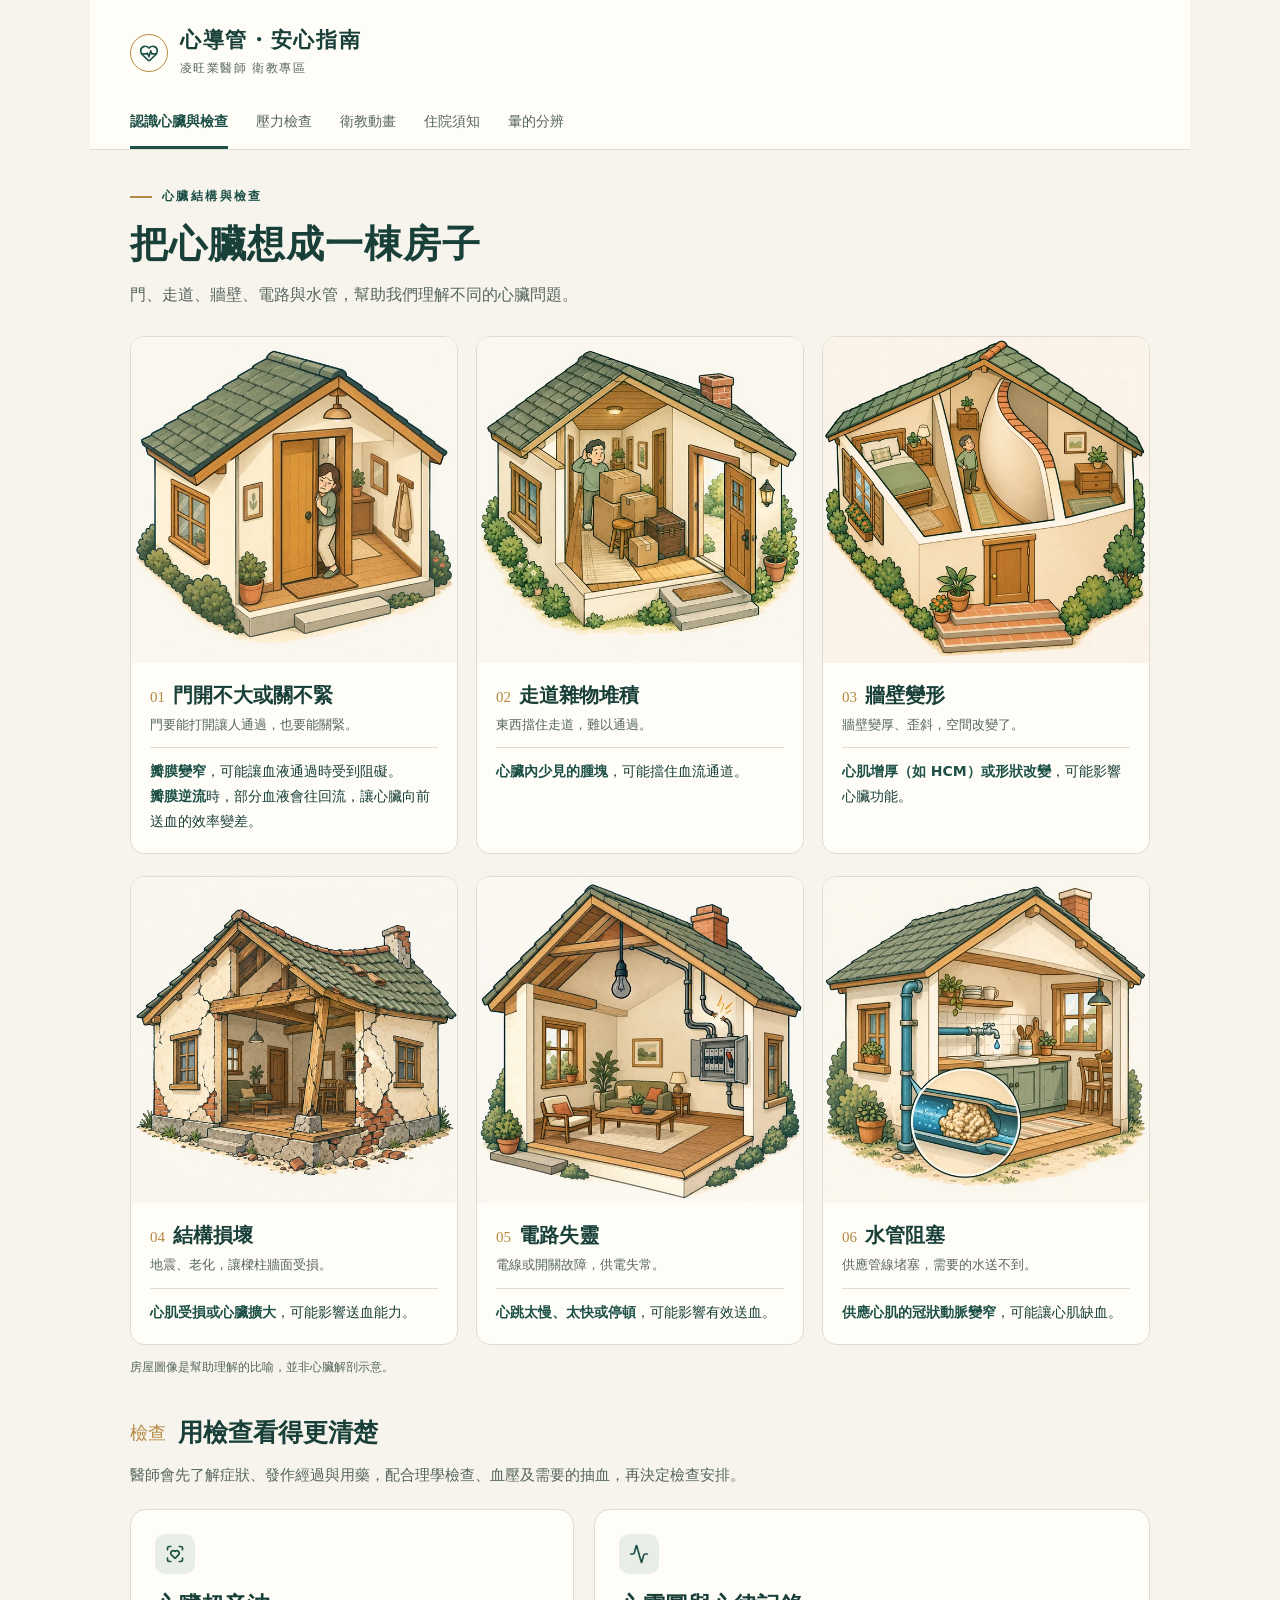
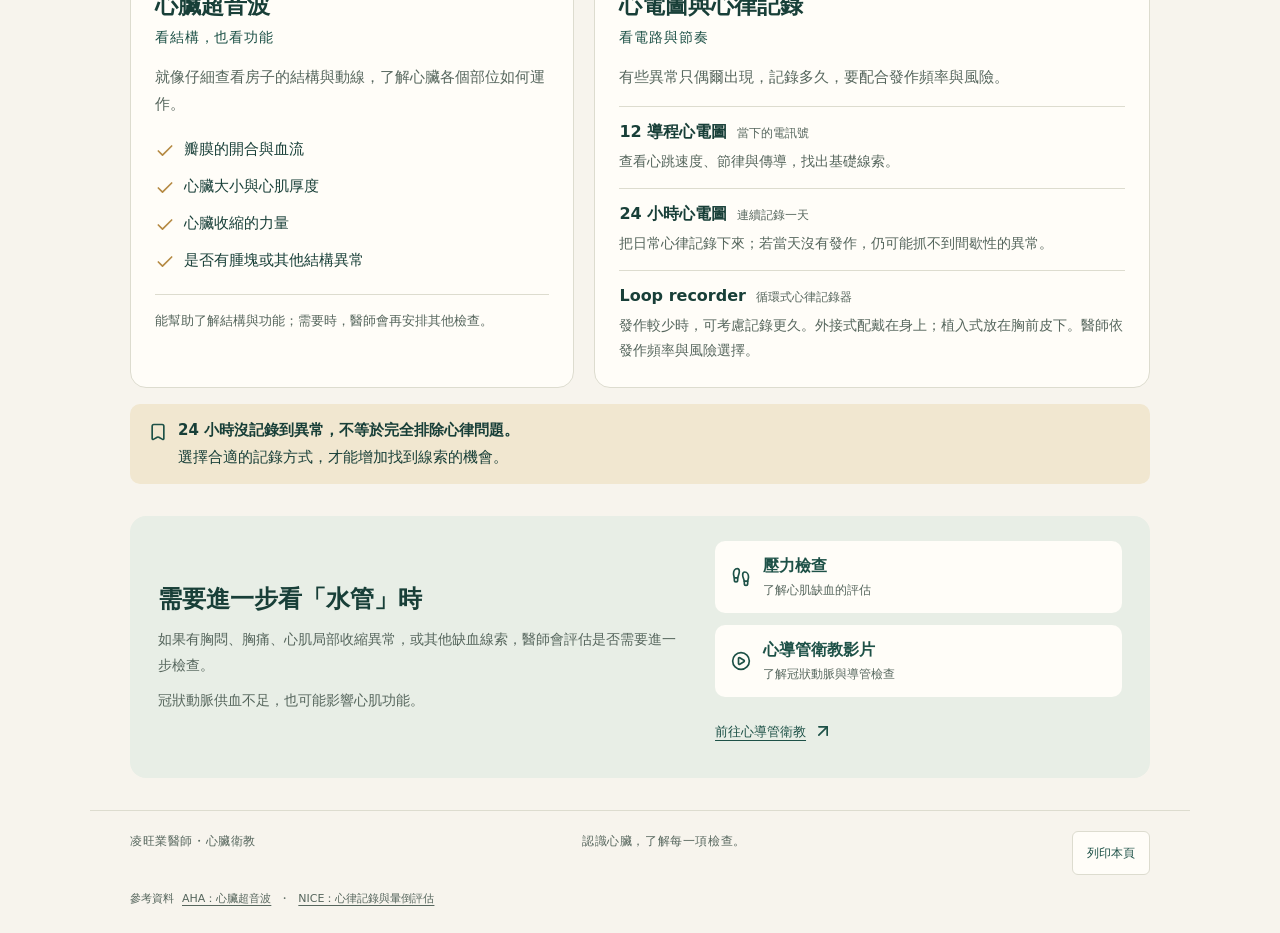
<file: index.html>
<!doctype html>
<html lang="zh-Hant">
<head>
  <meta charset="utf-8">
  <meta name="viewport" content="width=device-width, initial-scale=1">
  <meta name="color-scheme" content="light">
  <meta name="theme-color" content="#f7f4ed">
  <link rel="canonical" href="https://demo.drlwy.com/">
  <script src="home-routing.1e4368911c.js"></script>
  <title>認識心臟與檢查：把心臟想成一棟房子｜凌旺業醫師 衛教專區</title>
  <meta name="description" content="用六張房屋卡通認識心臟結構、心律與冠狀動脈問題，了解心臟超音波、12 導程心電圖、24 小時心電圖及循環式心律記錄器。">
  <style>
html{color-scheme:light;background:#f7f4ed}body{margin:0;background:#f7f4ed}.skip-link{position:absolute;left:12px;top:-80px;z-index:10;padding:10px 16px;color:#183f38;background:#fffdf8}.skip-link:focus{top:10px}@page{margin:12mm}

    #heart-house-education{--hh-paper:#f7f4ed;--hh-surface:#fffdf8;--hh-ink:#183f38;--hh-muted:#56665d;--hh-line:#dddccf;--hh-teal:#1d5147;--hh-tint:#e8eee6;--hh-gold:#b58a43;--hh-gold-tint:#f1e7d0;--hh-art:#faf7f0;background:var(--hh-paper);color:var(--hh-ink);font-family:"Noto Sans TC","PingFang TC","Microsoft JhengHei",system-ui,sans-serif;font-size:16px;line-height:1.8;width:100%;max-width:1100px;margin:0 auto;box-sizing:border-box}
    #heart-house-education *{box-sizing:border-box}
    #heart-house-education p,#heart-house-education h1,#heart-house-education h2,#heart-house-education h3,#heart-house-education ul,#heart-house-education dl,#heart-house-education dd,#heart-house-education figure{margin:0}
    #heart-house-education .hh-header{padding:26px 40px 0;background:var(--hh-surface);border-bottom:1px solid var(--hh-line)}
    #heart-house-education .hh-brand{display:flex;align-items:center;gap:12px;padding-right:92px}
    #heart-house-education .hh-brand-mark{display:grid;place-items:center;width:38px;height:38px;border:1px solid var(--hh-gold);border-radius:50%;color:var(--hh-teal);flex:none}
    #heart-house-education .hh-brand-name{font-family:"Noto Serif TC","Songti TC","PMingLiU",serif;font-size:21px;font-weight:700;letter-spacing:.08em;line-height:1.4}
    #heart-house-education .hh-brand-byline{color:var(--hh-muted);font-size:12px;letter-spacing:.12em;margin-top:3px}
    #heart-house-education .hh-nav{display:flex;flex-wrap:wrap;gap:8px 28px;list-style:none;padding:20px 0 0;font-size:14px;color:var(--hh-muted)}
    #heart-house-education .hh-nav li{padding:9px 0 12px;white-space:nowrap}
    #heart-house-education .hh-nav [aria-current]{border-bottom:3px solid var(--hh-teal);color:var(--hh-teal);font-weight:700}
    #heart-house-education .hh-main{padding:36px 40px 32px}
    #heart-house-education .hh-eyebrow{color:var(--hh-teal);font-size:12px;font-weight:700;letter-spacing:.2em;display:flex;align-items:center;gap:10px;margin-bottom:10px}
    #heart-house-education .hh-eyebrow:before{content:"";width:22px;height:2px;background:var(--hh-gold)}
    #heart-house-education h1{font-family:"Noto Serif TC","Songti TC","PMingLiU",serif;font-size:38px;font-weight:700;line-height:1.4;letter-spacing:.025em;margin-bottom:10px}
    #heart-house-education .hh-lead{color:var(--hh-muted);max-width:740px}
    #heart-house-education .hh-houses{display:grid;grid-template-columns:repeat(3,minmax(0,1fr));gap:22px 18px;margin-top:26px}
    #heart-house-education .hh-house{background:var(--hh-surface);border:1px solid var(--hh-line);border-radius:14px;overflow:hidden;min-width:0}
    #heart-house-education .hh-house img{display:block;width:100%;height:auto;aspect-ratio:1;object-fit:contain;background:var(--hh-art)}
    #heart-house-education .hh-house-copy{padding:17px 19px 19px}
    #heart-house-education .hh-house-top{display:flex;align-items:baseline;gap:8px;margin-bottom:4px}
    #heart-house-education .hh-house-no{font-family:Georgia,serif;font-size:15px;line-height:1;color:var(--hh-gold);flex:none}
    #heart-house-education .hh-house h2{font-size:20px;font-weight:700;line-height:1.5}
    #heart-house-education .hh-literal{color:var(--hh-muted);font-size:13px;line-height:1.7;margin-bottom:11px}
    #heart-house-education .hh-medical{border-top:1px solid var(--hh-line);padding-top:11px;font-size:14px;line-height:1.8;color:var(--hh-ink)}
    #heart-house-education .hh-medical strong{font-weight:700;color:var(--hh-teal)}
    #heart-house-education .hh-figure-note{font-size:12px;color:var(--hh-muted);margin-top:12px}
    #heart-house-education .hh-tests{margin-top:36px}
    #heart-house-education .hh-section-head{display:flex;align-items:center;gap:12px;margin-bottom:10px}
    #heart-house-education .hh-section-head>span{color:var(--hh-gold);font-family:Georgia,serif;font-size:18px}
    #heart-house-education .hh-section-head h2{font-size:25px;line-height:1.5;font-weight:700}
    #heart-house-education .hh-before{color:var(--hh-muted);font-size:15px;max-width:810px}
    #heart-house-education .hh-test-grid{display:grid;grid-template-columns:minmax(0,1fr) minmax(0,1.25fr);gap:20px;margin-top:20px;align-items:stretch}
    #heart-house-education .hh-test{background:var(--hh-surface);border:1px solid var(--hh-line);border-radius:16px;padding:24px}
    #heart-house-education .hh-test-icon{display:grid;place-items:center;width:40px;height:40px;background:var(--hh-tint);color:var(--hh-teal);border-radius:10px;margin-bottom:14px}
    #heart-house-education .hh-test h3{font-size:23px;line-height:1.5;font-weight:700}
    #heart-house-education .hh-test-subtitle{color:var(--hh-teal);font-size:14px;letter-spacing:.06em;margin-top:3px;margin-bottom:14px}
    #heart-house-education .hh-test p{font-size:15px;color:var(--hh-muted)}
    #heart-house-education .hh-echo-points{list-style:none;padding:0;margin-top:18px;display:grid;gap:10px}
    #heart-house-education .hh-echo-points li{display:flex;align-items:flex-start;gap:9px;font-size:15px}
    #heart-house-education .hh-echo-points .education-icon{color:var(--hh-gold);margin-top:5px;flex:none}
    #heart-house-education .hh-echo-caption{margin-top:20px;padding-top:15px;border-top:1px solid var(--hh-line);font-size:13px;color:var(--hh-muted);line-height:1.7}
    #heart-house-education .hh-records{display:grid;gap:14px;margin-top:15px}
    #heart-house-education .hh-records>div{border-top:1px solid var(--hh-line);padding-top:12px}
    #heart-house-education .hh-records dt{font-weight:700;font-size:16px;line-height:1.6;margin-bottom:4px;display:flex;align-items:baseline;gap:10px;flex-wrap:wrap}
    #heart-house-education .hh-records dt span{font-size:12px;font-weight:400;color:var(--hh-muted)}
    #heart-house-education .hh-records dd{font-size:14px;line-height:1.8;color:var(--hh-muted)}
    #heart-house-education .hh-record-note{margin-top:16px;background:var(--hh-gold-tint);border-radius:10px;padding:13px 18px;display:flex;align-items:flex-start;gap:10px;font-size:15px;line-height:1.8}
    #heart-house-education .hh-record-note .education-icon{flex:none;margin-top:5px;color:var(--hh-teal)}
    #heart-house-education .hh-coronary{margin-top:32px;padding:25px 28px;border-radius:16px;background:var(--hh-tint);display:grid;grid-template-columns:minmax(0,1.3fr) minmax(0,1fr);gap:28px;align-items:center}
    #heart-house-education .hh-coronary h2{font-size:24px;line-height:1.5;margin-bottom:10px}
    #heart-house-education .hh-coronary p{font-size:14px;color:var(--hh-muted)}
    #heart-house-education .hh-followups{display:grid;gap:12px}
    #heart-house-education .hh-followup{display:flex;align-items:center;gap:12px;background:var(--hh-surface);border-radius:10px;padding:13px 16px;color:var(--hh-teal)}
    #heart-house-education .hh-followup>.education-icon{flex:none}
    #heart-house-education .hh-followup strong{display:block;font-size:16px;line-height:1.5}
    #heart-house-education .hh-followup small{display:block;font-size:12px;line-height:1.6;color:var(--hh-muted);margin-top:3px}
    #heart-house-education .hh-site-link{display:inline-flex;align-items:center;gap:7px;padding:7px 0;color:var(--hh-teal);font-size:13px;text-underline-offset:4px;min-height:44px}
    #heart-house-education .hh-footer{padding:20px 40px;border-top:1px solid var(--hh-line);font-size:12px;color:var(--hh-muted);display:flex;justify-content:space-between;gap:10px;flex-wrap:wrap;letter-spacing:.05em}
    #heart-house-education .hh-references{width:100%;font-size:11px;letter-spacing:0;display:flex;gap:8px;flex-wrap:wrap;align-items:center}
    #heart-house-education .hh-references a{color:var(--hh-muted);text-underline-offset:3px;padding:4px 0}
    @media(max-width:820px){#heart-house-education .hh-houses{grid-template-columns:repeat(2,minmax(0,1fr))}#heart-house-education .hh-test-grid{grid-template-columns:1fr 1.1fr}#heart-house-education .hh-test{padding:21px}#heart-house-education .hh-coronary{gap:20px;padding:24px}}
    @media(max-width:720px){#heart-house-education .hh-header{padding:22px 24px 0}#heart-house-education .hh-main{padding:30px 24px 26px}#heart-house-education .hh-footer{padding:18px 24px}#heart-house-education h1{font-size:32px}#heart-house-education .hh-nav{gap:3px 22px}#heart-house-education .hh-test-grid,#heart-house-education .hh-coronary{grid-template-columns:1fr}#heart-house-education .hh-test-grid{gap:16px}#heart-house-education .hh-echo-points{grid-template-columns:1fr 1fr;gap:12px}#heart-house-education .hh-echo-caption{margin-top:17px}#heart-house-education .hh-followups{grid-template-columns:1fr 1fr}#heart-house-education .hh-site-link{grid-column:1/-1;justify-self:start}#heart-house-education .hh-coronary{gap:18px}}
    @media(max-width:520px){#heart-house-education .hh-houses{grid-template-columns:1fr;gap:18px}#heart-house-education .hh-header{padding:20px 18px 0}#heart-house-education .hh-main{padding:26px 18px}#heart-house-education .hh-brand-name{font-size:18px}#heart-house-education .hh-brand{padding-right:60px;gap:9px}#heart-house-education .hh-brand-mark{width:32px;height:32px}#heart-house-education .hh-brand-byline{font-size:11px;letter-spacing:.04em}#heart-house-education h1{font-size:28px}#heart-house-education .hh-nav{font-size:13px;gap:0 18px}#heart-house-education .hh-house-copy{padding:18px 20px 20px}#heart-house-education .hh-house h2{font-size:22px}#heart-house-education .hh-medical{font-size:15px}#heart-house-education .hh-section-head h2{font-size:22px}#heart-house-education .hh-section-head{gap:8px}#heart-house-education .hh-test{padding:21px}#heart-house-education .hh-test h3{font-size:22px}#heart-house-education .hh-echo-points,#heart-house-education .hh-followups{grid-template-columns:1fr}#heart-house-education .hh-coronary{padding:21px}#heart-house-education .hh-coronary h2{font-size:22px}#heart-house-education .hh-footer{padding:18px}}
    @media print{#heart-house-education{background:#fff;color:#183f38;font-size:12pt}#heart-house-education .hh-nav,#heart-house-education .hh-site-link{display:none}#heart-house-education .hh-header,#heart-house-education .hh-main,#heart-house-education .hh-footer{padding-left:0;padding-right:0}#heart-house-education .hh-houses{grid-template-columns:repeat(3,minmax(0,1fr));gap:12px}#heart-house-education .hh-house,#heart-house-education .hh-test,#heart-house-education .hh-coronary{break-inside:avoid}#heart-house-education .hh-house-copy{padding:12px}#heart-house-education .hh-house h2{font-size:15pt}#heart-house-education .hh-test-grid{grid-template-columns:1fr 1.25fr}}

#heart-house-education .education-icon{display:inline-block;flex:none;width:20px;height:20px;vertical-align:middle}
#heart-house-education .hh-nav li{padding:0}
#heart-house-education .hh-nav a{display:block;padding:9px 0 12px;min-height:44px;border-bottom:3px solid transparent;color:inherit;text-decoration:none}
#heart-house-education .hh-nav a[aria-current]{border-bottom-color:var(--hh-teal);color:var(--hh-teal)}
#heart-house-education a:hover{text-decoration:underline;text-underline-offset:5px}
#heart-house-education a:focus-visible{outline:3px solid var(--hh-gold);outline-offset:4px}
#heart-house-education .hh-next,#heart-house-education .hh-followup{text-decoration:none}
@media print{html,body{background:#fff!important}#heart-house-education{max-width:none;color:#183f38}#heart-house-education .hh-nav,#heart-house-education .hh-next,#heart-house-education .hh-site-link{display:none}#heart-house-education h1,#heart-house-education h2,#heart-house-education h3{break-after:avoid}#heart-house-education .hh-house img{max-height:45mm;object-fit:contain}#heart-house-education .hh-house,#heart-house-education .hh-test,#heart-house-education .dz-symptom,#heart-house-education .dz-care{background:#fff;box-shadow:none}#heart-house-education .hh-test-grid{display:block}#heart-house-education .hh-test{margin-top:12px}#heart-house-education .hh-house-copy{padding:10px}#heart-house-education .hh-house h2{font-size:13pt}#heart-house-education .hh-medical{font-size:10pt}#heart-house-education .hh-literal{font-size:9pt}}

    #heart-house-education .education-print{appearance:none;border:1px solid var(--hh-line);border-radius:6px;background:var(--hh-surface);color:var(--hh-teal);font:inherit;min-height:44px;padding:8px 14px;cursor:pointer}
    @media print{#heart-house-education .education-print{display:none!important}}
  </style>
</head>
<body>
<a class="skip-link" href="#main-content">跳至主要內容</a>
<section id="heart-house-education" lang="zh-Hant" aria-label="用房子認識心臟與檢查衛教頁面">

  <header class="hh-header">
    <div class="hh-brand">
      <div class="hh-brand-mark"><svg class="education-icon" xmlns="http://www.w3.org/2000/svg" width="20" height="20" viewBox="0 0 24 24" fill="none" stroke="currentColor" stroke-width="2" stroke-linecap="round" stroke-linejoin="round" aria-hidden="true" focusable="false"><path d="M2 9.5a5.5 5.5 0 0 1 9.591-3.676.56.56 0 0 0 .818 0A5.49 5.49 0 0 1 22 9.5c0 2.29-1.5 4-3 5.5l-5.492 5.313a2 2 0 0 1-3 .019L5 15c-1.5-1.5-3-3.2-3-5.5" /><path d="M3.22 13H9.5l.5-1 2 4.5 2-7 1.5 3.5h5.27" /></svg></div>
      <div><div class="hh-brand-name">心導管・安心指南</div><div class="hh-brand-byline">凌旺業醫師 衛教專區</div></div>
    </div>
    <nav aria-label="衛教主題"><ul class="hh-nav"><li><a href="./" aria-current="page">認識心臟與檢查</a></li><li><a href="catheter.html#stress">壓力檢查</a></li><li><a href="catheter.html#animation">衛教動畫</a></li><li><a href="catheter.html#guide">住院須知</a></li><li><a href="dizziness.html">暈的分辨</a></li></ul></nav>
  </header>
  <main class="hh-main" id="main-content">
    <div class="hh-eyebrow">心臟結構與檢查</div>
    <h1>把心臟想成一棟房子</h1>
    <p class="hh-lead">門、走道、牆壁、電路與水管，幫助我們理解不同的心臟問題。</p>
    <div class="hh-houses">
      <figure class="hh-house">
        <img src="assets/heart-house/door.webp" width="600" height="600" decoding="async" alt="房子的門只能開一條窄縫，住戶難以通過的卡通圖">
        <figcaption class="hh-house-copy"><div class="hh-house-top"><span class="hh-house-no">01</span><h2>門開不大或關不緊</h2></div><p class="hh-literal">門要能打開讓人通過，也要能關緊。</p><p class="hh-medical"><strong>瓣膜變窄</strong>，可能讓血液通過時受到阻礙。<br><strong>瓣膜逆流</strong>時，部分血液會往回流，讓心臟向前送血的效率變差。</p></figcaption>
      </figure>
      <figure class="hh-house">
        <img src="assets/heart-house/clutter.webp" width="600" height="600" decoding="async" alt="房子走道堆滿紙箱和雜物，擋住住戶通行的卡通圖">
        <figcaption class="hh-house-copy"><div class="hh-house-top"><span class="hh-house-no">02</span><h2>走道雜物堆積</h2></div><p class="hh-literal">東西擋住走道，難以通過。</p><p class="hh-medical"><strong>心臟內少見的腫塊</strong>，可能擋住血流通道。</p></figcaption>
      </figure>
      <figure class="hh-house">
        <img src="assets/heart-house/warped.016d2cfa0f.webp" width="600" height="600" decoding="async" alt="大門位在入口階梯正上方，屋內一側厚牆向走道中央凸出，住戶身旁的通道變窄。">
        <figcaption class="hh-house-copy"><div class="hh-house-top"><span class="hh-house-no">03</span><h2>牆壁變形</h2></div><p class="hh-literal">牆壁變厚、歪斜，空間改變了。</p><p class="hh-medical"><strong>心肌增厚（如 HCM）或形狀改變</strong>，可能影響心臟功能。</p></figcaption>
      </figure>
      <figure class="hh-house">
        <img src="assets/heart-house/structure.webp" width="600" height="600" decoding="async" alt="老房子的牆壁和樑柱出現裂縫、結構損壞的卡通圖">
        <figcaption class="hh-house-copy"><div class="hh-house-top"><span class="hh-house-no">04</span><h2>結構損壞</h2></div><p class="hh-literal">地震、老化，讓樑柱牆面受損。</p><p class="hh-medical"><strong>心肌受損或心臟擴大</strong>，可能影響送血能力。</p></figcaption>
      </figure>
      <figure class="hh-house">
        <img src="assets/heart-house/electric.webp" width="600" height="600" decoding="async" alt="房屋配電箱的電線故障、燈泡無法正常點亮的卡通圖">
        <figcaption class="hh-house-copy"><div class="hh-house-top"><span class="hh-house-no">05</span><h2>電路失靈</h2></div><p class="hh-literal">電線或開關故障，供電失常。</p><p class="hh-medical"><strong>心跳太慢、太快或停頓</strong>，可能影響有效送血。</p></figcaption>
      </figure>
      <figure class="hh-house">
        <img src="assets/heart-house/pipes.webp" width="600" height="600" decoding="async" alt="供應房屋的水管被沉積物堵住，水流變少的卡通圖">
        <figcaption class="hh-house-copy"><div class="hh-house-top"><span class="hh-house-no">06</span><h2>水管阻塞</h2></div><p class="hh-literal">供應管線堵塞，需要的水送不到。</p><p class="hh-medical"><strong>供應心肌的冠狀動脈變窄</strong>，可能讓心肌缺血。</p></figcaption>
      </figure>
    </div>
    <p class="hh-figure-note">房屋圖像是幫助理解的比喻，並非心臟解剖示意。</p>
    <section class="hh-tests" aria-labelledby="hh-tests-heading">
      <div class="hh-section-head"><span>檢查</span><h2 id="hh-tests-heading">用檢查看得更清楚</h2></div>
      <p class="hh-before">醫師會先了解症狀、發作經過與用藥，配合理學檢查、血壓及需要的抽血，再決定檢查安排。</p>
      <div class="hh-test-grid">
        <article class="hh-test">
          <div class="hh-test-icon"><svg class="education-icon" xmlns="http://www.w3.org/2000/svg" width="20" height="20" viewBox="0 0 24 24" fill="none" stroke="currentColor" stroke-width="2" stroke-linecap="round" stroke-linejoin="round" aria-hidden="true" focusable="false"><path d="M17 3h2a2 2 0 0 1 2 2v2" /><path d="M21 17v2a2 2 0 0 1-2 2h-2" /><path d="M3 7V5a2 2 0 0 1 2-2h2" /><path d="M7 21H5a2 2 0 0 1-2-2v-2" /><path d="M7.828 13.07A3 3 0 0 1 12 8.764a3 3 0 0 1 4.172 4.306l-3.447 3.62a1 1 0 0 1-1.449 0z" /></svg></div>
          <h3>心臟超音波</h3>
          <div class="hh-test-subtitle">看結構，也看功能</div>
          <p>就像仔細查看房子的結構與動線，了解心臟各個部位如何運作。</p>
          <ul class="hh-echo-points">
            <li><svg class="education-icon" xmlns="http://www.w3.org/2000/svg" width="20" height="20" viewBox="0 0 24 24" fill="none" stroke="currentColor" stroke-width="2" stroke-linecap="round" stroke-linejoin="round" aria-hidden="true" focusable="false"><path d="M20 6 9 17l-5-5" /></svg><span>瓣膜的開合與血流</span></li>
            <li><svg class="education-icon" xmlns="http://www.w3.org/2000/svg" width="20" height="20" viewBox="0 0 24 24" fill="none" stroke="currentColor" stroke-width="2" stroke-linecap="round" stroke-linejoin="round" aria-hidden="true" focusable="false"><path d="M20 6 9 17l-5-5" /></svg><span>心臟大小與心肌厚度</span></li>
            <li><svg class="education-icon" xmlns="http://www.w3.org/2000/svg" width="20" height="20" viewBox="0 0 24 24" fill="none" stroke="currentColor" stroke-width="2" stroke-linecap="round" stroke-linejoin="round" aria-hidden="true" focusable="false"><path d="M20 6 9 17l-5-5" /></svg><span>心臟收縮的力量</span></li>
            <li><svg class="education-icon" xmlns="http://www.w3.org/2000/svg" width="20" height="20" viewBox="0 0 24 24" fill="none" stroke="currentColor" stroke-width="2" stroke-linecap="round" stroke-linejoin="round" aria-hidden="true" focusable="false"><path d="M20 6 9 17l-5-5" /></svg><span>是否有腫塊或其他結構異常</span></li>
          </ul>
          <div class="hh-echo-caption">能幫助了解結構與功能；需要時，醫師會再安排其他檢查。</div>
        </article>
        <article class="hh-test">
          <div class="hh-test-icon"><svg class="education-icon" xmlns="http://www.w3.org/2000/svg" width="20" height="20" viewBox="0 0 24 24" fill="none" stroke="currentColor" stroke-width="2" stroke-linecap="round" stroke-linejoin="round" aria-hidden="true" focusable="false"><path d="M22 12h-2.48a2 2 0 0 0-1.93 1.46l-2.35 8.36a.25.25 0 0 1-.48 0L9.24 2.18a.25.25 0 0 0-.48 0l-2.35 8.36A2 2 0 0 1 4.49 12H2" /></svg></div>
          <h3>心電圖與心律記錄</h3>
          <div class="hh-test-subtitle">看電路與節奏</div>
          <p>有些異常只偶爾出現，記錄多久，要配合發作頻率與風險。</p>
          <dl class="hh-records">
            <div><dt>12 導程心電圖<span>當下的電訊號</span></dt><dd>查看心跳速度、節律與傳導，找出基礎線索。</dd></div>
            <div><dt>24 小時心電圖<span>連續記錄一天</span></dt><dd>把日常心律記錄下來；若當天沒有發作，仍可能抓不到間歇性的異常。</dd></div>
            <div><dt>Loop recorder<span>循環式心律記錄器</span></dt><dd>發作較少時，可考慮記錄更久。外接式配戴在身上；植入式放在胸前皮下。醫師依發作頻率與風險選擇。</dd></div>
          </dl>
        </article>
      </div>
      <div class="hh-record-note"><svg class="education-icon" xmlns="http://www.w3.org/2000/svg" width="20" height="20" viewBox="0 0 24 24" fill="none" stroke="currentColor" stroke-width="2" stroke-linecap="round" stroke-linejoin="round" aria-hidden="true" focusable="false"><path d="M17 3a2 2 0 0 1 2 2v15a1 1 0 0 1-1.496.868l-4.512-2.578a2 2 0 0 0-1.984 0l-4.512 2.578A1 1 0 0 1 5 20V5a2 2 0 0 1 2-2z" /></svg><span><strong>24 小時沒記錄到異常，不等於完全排除心律問題。</strong><br>選擇合適的記錄方式，才能增加找到線索的機會。</span></div>
    </section>
    <section class="hh-coronary" aria-labelledby="hh-coronary-heading">
      <div><h2 id="hh-coronary-heading">需要進一步看「水管」時</h2><p>如果有胸悶、胸痛、心肌局部收縮異常，或其他缺血線索，醫師會評估是否需要進一步檢查。</p><p style="margin-top:10px">冠狀動脈供血不足，也可能影響心肌功能。</p></div>
      <div class="hh-followups">
        <a class="hh-followup" href="catheter.html#stress"><svg class="education-icon" xmlns="http://www.w3.org/2000/svg" width="20" height="20" viewBox="0 0 24 24" fill="none" stroke="currentColor" stroke-width="2" stroke-linecap="round" stroke-linejoin="round" aria-hidden="true" focusable="false"><path d="M4 16v-2.38C4 11.5 2.97 10.5 3 8c.03-2.72 1.49-6 4.5-6C9.37 2 10 3.8 10 5.5c0 3.11-2 5.66-2 8.68V16a2 2 0 1 1-4 0Z" /><path d="M20 20v-2.38c0-2.12 1.03-3.12 1-5.62-.03-2.72-1.49-6-4.5-6C14.63 6 14 7.8 14 9.5c0 3.11 2 5.66 2 8.68V20a2 2 0 1 0 4 0Z" /><path d="M16 17h4" /><path d="M4 13h4" /></svg><div><strong>壓力檢查</strong><small>了解心肌缺血的評估</small></div></a>
        <a class="hh-followup" href="catheter.html#animation"><svg class="education-icon" xmlns="http://www.w3.org/2000/svg" width="20" height="20" viewBox="0 0 24 24" fill="none" stroke="currentColor" stroke-width="2" stroke-linecap="round" stroke-linejoin="round" aria-hidden="true" focusable="false"><path d="M9 9.003a1 1 0 0 1 1.517-.859l4.997 2.997a1 1 0 0 1 0 1.718l-4.997 2.997A1 1 0 0 1 9 14.996z" /><circle cx="12" cy="12" r="10" /></svg><div><strong>心導管衛教影片</strong><small>了解冠狀動脈與導管檢查</small></div></a>
        <a class="hh-site-link" href="catheter.html#stress">前往心導管衛教<svg class="education-icon" xmlns="http://www.w3.org/2000/svg" width="20" height="20" viewBox="0 0 24 24" fill="none" stroke="currentColor" stroke-width="2" stroke-linecap="round" stroke-linejoin="round" aria-hidden="true" focusable="false"><path d="M7 7h10v10" /><path d="M7 17 17 7" /></svg></a>
      </div>
    </section>
  </main>
  <footer class="hh-footer"><span>凌旺業醫師・心臟衛教</span><span>認識心臟，了解每一項檢查。</span><button class="education-print" type="button" onclick="window.print()">列印本頁</button><div class="hh-references"><span>參考資料</span><a href="https://www.heart.org/en/health-topics/heart-attack/diagnosing-a-heart-attack/echocardiogram" target="_blank" rel="noopener noreferrer">AHA：心臟超音波</a><span>・</span><a href="https://www.nice.org.uk/guidance/cg109/chapter/Recommendations" target="_blank" rel="noopener noreferrer">NICE：心律記錄與暈倒評估</a></div></footer>
</section>

</body>
</html>
</file>
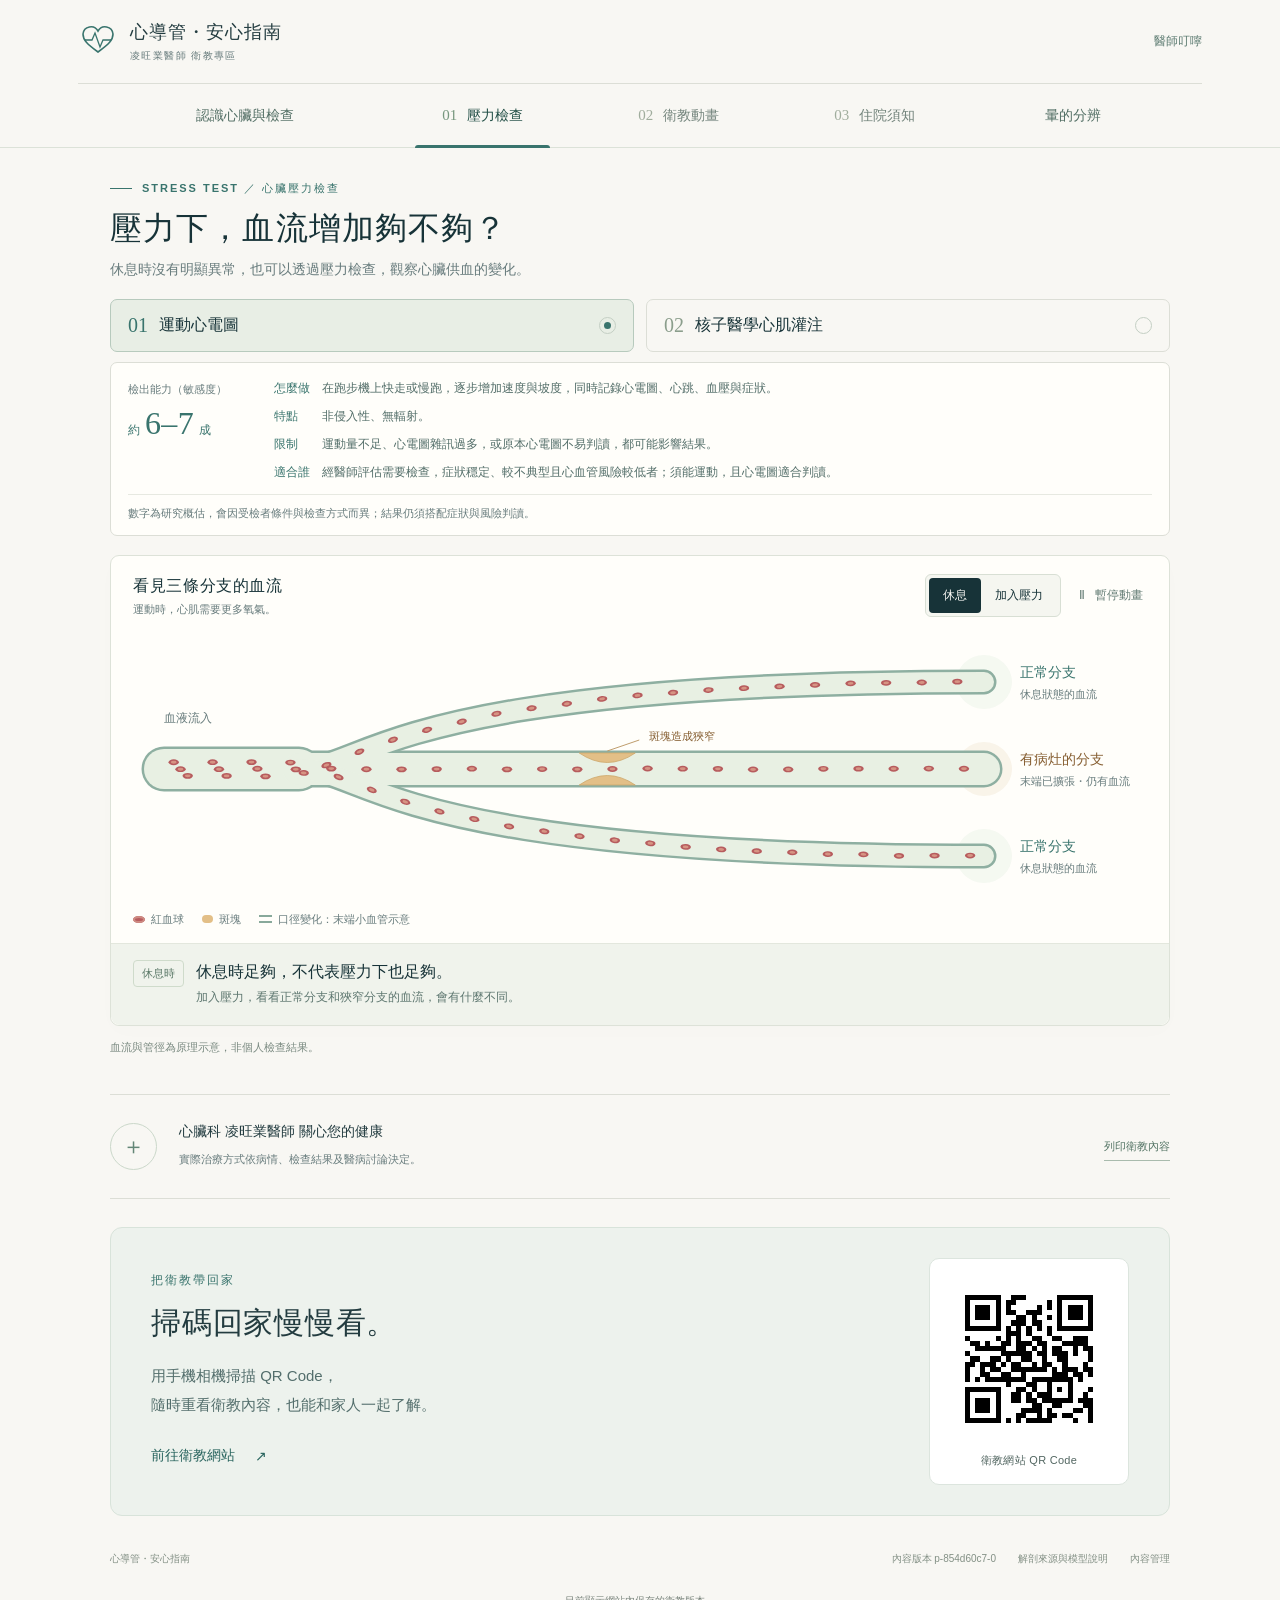
<file: catheter.html>
<!doctype html><html lang="zh-Hant"><head><meta charset="utf-8"><meta name="viewport" content="width=device-width,initial-scale=1,viewport-fit=cover"><meta name="theme-color" content="#173338"><meta name="description" data-content-key="site.description" content="心導管檢查與治療互動衛教，從住院準備到術後照護，搭配3D解剖動畫。"><title>心導管・安心指南</title><style id="contentLoadingStyles">
html.content-pending [data-content-shell]{visibility:hidden}
.content-loading-state{display:none;position:fixed;inset:0;z-index:40;align-items:center;justify-content:center;gap:12px;padding:24px;background:#f8f7f3;color:#39746d;font:14px/1.8 "Segoe UI","Microsoft JhengHei",sans-serif;text-align:center}
html.content-pending .content-loading-state{display:flex}
.content-loading-mark{width:19px;height:19px;flex:none;border:2px solid #d8e3da;border-top-color:#39746d;border-radius:50%;animation:content-loading-spin .9s linear infinite}
@keyframes content-loading-spin{to{transform:rotate(360deg)}}
@media(prefers-reduced-motion:reduce){.content-loading-mark{animation:none}}
@media print{html.content-pending [data-content-shell]{display:none!important}html.content-pending .content-loading-state{position:static;display:block}html.content-pending .content-loading-mark{display:none}html.content-pending .content-loading-state:after{content:"內容尚未載入完成，請稍後再列印。";display:block}}
</style>
<script>
(function () {
  var root = document.documentElement;
  root.classList.add('content-pending');
  root.dataset.contentState = 'loading';
  var timer = setTimeout(function () {
    if (root.dataset.contentState !== 'loading') return;
    root.dataset.contentState = 'static-fallback';
    root.classList.remove('content-pending');
    document.querySelectorAll('[data-content-shell]').forEach(function (node) { node.removeAttribute('aria-busy'); });
    var loading = document.getElementById('contentLoading');
    if (loading) loading.hidden = true;
    var notice = document.getElementById('contentNotice');
    if (notice) {
      notice.textContent = '目前顯示網站內附的備用文字；最新內容暫時無法取得，請稍後重新整理。';
      notice.hidden = false;
    }
  }, 12000);
  document.addEventListener('portal-content-settled', function () { clearTimeout(timer); }, { once: true });
}());
</script>
<link rel="stylesheet" href="portal.069bf1f507.css"><link rel="stylesheet" href="tabs.8eae3b3e3f.css"><link rel="stylesheet" href="education-navigation.z11.css"><link rel="stylesheet" href="stress-component.8acd77c41a.css"><script type="module" src="portal.bundle.437c9a1730.js"></script></head>
<body><div id="contentLoading" class="content-loading-state" role="status" aria-live="polite"><span class="content-loading-mark" aria-hidden="true"></span><span>正在載入最新衛教內容…</span></div><a data-content-shell class="skip" href="#stress" data-key="site.skip">跳到衛教內容</a><div id="previewBanner" hidden>內容預覽 · 尚未發布給訪客</div>
<header data-content-shell class="site-header"><a href="./" class="brand" data-aria-key="site.homeLabel" aria-label="首頁"><span class="brand-mark" aria-hidden="true"><svg viewBox="0 0 40 40"><path d="M20 32C9 24 5 20 5 14a8 8 0 0 1 15-3 8 8 0 0 1 15 3c0 6-4 10-15 18Z"/><path d="M7 20h7l3-7 5 14 3-7h8"/></svg></span><span><b data-key="site.brand">心導管・安心指南</b><small data-key="site.brandNote">凌旺業醫師 衛教專區</small></span></a><div class="header-aside"><a class="doctor-link" href="#guide/doctor" data-select-topic="doctor" data-key="site.navNotes">醫師叮嚀</a></div></header>
<div data-content-shell class="tabs-bar"><div class="site-topic-navigation wrap"><nav class="clinic-topic-links clinic-topic-home" aria-label="心臟衛教首頁"><a href="./"><span class="clinic-topic-label">認識心臟<wbr>與檢查</span></a></nav><div id="tabNavigation" class="main-tabs" role="tablist" aria-label="衛教內容分頁" data-aria-key="site.tabsLabel">
<button type="button" id="tab-stress" role="tab" aria-controls="stress" aria-selected="true" tabindex="0" data-tab="stress"><span class="tab-index" aria-hidden="true">01</span><span data-key="site.tabStress">壓力檢查</span></button>
<button type="button" id="tab-animation" role="tab" aria-controls="animation" aria-selected="false" tabindex="-1" data-tab="animation"><span class="tab-index" aria-hidden="true">02</span><span data-key="site.tabAnimation">衛教動畫</span></button>
<button type="button" id="tab-guide" role="tab" aria-controls="guide" aria-selected="false" tabindex="-1" data-tab="guide"><span class="tab-index" aria-hidden="true">03</span><span data-key="site.tabGuide">住院須知</span></button>
</div><nav class="clinic-topic-links clinic-topic-last" aria-label="其他衛教主題"><a href="dizziness.html">暈的分辨</a></nav></div></div>
<main data-content-shell id="top">
<section id="stress" class="tab-panel stress-section" role="tabpanel" aria-labelledby="tab-stress" tabindex="0">
<div id="stress-education-dashboard" lang="zh-Hant">

  <div class="se-wrap">

    <section class="se-heading" aria-labelledby="sev2-page-title">
      <p class="se-eyebrow" data-key="section.stress.eyebrow">STRESS TEST ／ 心臟壓力檢查</p>
      <h1 id="sev2-page-title" data-key="section.stress.title">壓力下，血流增加夠不夠？</h1>
      <p class="se-intro" data-key="section.stress.intro">休息時沒有明顯異常，也可以透過壓力檢查，觀察心臟供血的變化。</p>
    </section>

    <div class="se-exams" role="group" data-aria-key="section.stress.examGroupLabel" aria-label="選擇要了解的檢查">
      <button class="se-exam " id="sev2-exercise-choice" type="button" data-exam="exercise" aria-pressed="true" aria-expanded="true" aria-controls="sev2-exercise-intro">
        <span class="se-exam-top"><span class="se-exam-number" aria-hidden="true">01</span><span class="se-exam-name" data-key="section.stress.exercise.name">運動心電圖</span><span class="se-selection" aria-hidden="true"></span></span>
      </button>
      <button class="se-exam " id="sev2-nuclear-choice" type="button" data-exam="nuclear" aria-pressed="false" aria-expanded="false" aria-controls="sev2-nuclear-intro">
        <span class="se-exam-top"><span class="se-exam-number" aria-hidden="true">02</span><span class="se-exam-name" data-key="section.stress.nuclear.name">核子醫學心肌灌注</span><span class="se-selection" aria-hidden="true"></span></span>
      </button>
    </div>

    <div class="se-exam-details">
      <section id="sev2-exercise-intro" data-exam-panel="exercise" aria-labelledby="sev2-exercise-choice">
        <div class="se-details-main">
          <div class="se-detection">
            <span class="se-detection-label" data-key="section.stress.detection.label">檢出能力（敏感度）</span>
            <span class="se-detection-value"><span data-key="section.stress.detection.approx">約</span> <strong data-key="section.stress.exercise.sensitivity">6–7</strong> <span data-key="section.stress.detection.unit">成</span></span>
          </div>
          <dl class="se-facts">
            <div class="se-fact"><dt data-key="section.stress.factLabel.how">怎麼做</dt><dd data-key="section.stress.exercise.how">在跑步機上快走或慢跑，逐步增加速度與坡度，同時記錄心電圖、心跳、血壓與症狀。</dd></div>
            <div class="se-fact"><dt data-key="section.stress.factLabel.features">特點</dt><dd data-key="section.stress.exercise.features">非侵入性、無輻射。</dd></div>
            <div class="se-fact"><dt data-key="section.stress.factLabel.limits">限制</dt><dd data-key="section.stress.exercise.limits">運動量不足、心電圖雜訊過多，或原本心電圖不易判讀，都可能影響結果。</dd></div>
            <div class="se-fact"><dt data-key="section.stress.factLabel.suitable">適合誰</dt><dd data-key="section.stress.exercise.suitable">經醫師評估需要檢查，症狀穩定、較不典型且心血管風險較低者；須能運動，且心電圖適合判讀。</dd></div>
          </dl>
        </div>
      </section>
      <section id="sev2-nuclear-intro" data-exam-panel="nuclear" aria-labelledby="sev2-nuclear-choice" hidden>
        <div class="se-details-main">
          <div class="se-detection">
            <span class="se-detection-label" data-key="section.stress.detection.label">檢出能力（敏感度）</span>
            <span class="se-detection-value"><span data-key="section.stress.detection.approx">約</span> <strong data-key="section.stress.nuclear.sensitivity">8</strong> <span data-key="section.stress.detection.unit">成</span></span>
          </div>
          <dl class="se-facts">
            <div class="se-fact"><dt data-key="section.stress.factLabel.how">怎麼做</dt><dd data-key="section.stress.nuclear.how">注射少量放射性示蹤劑，比較休息與壓力下的心肌血流；壓力可由運動或藥物產生。</dd></div>
            <div class="se-fact"><dt data-key="section.stress.factLabel.features">特點</dt><dd data-key="section.stress.nuclear.features">有輻射曝露；一般成人的輻射風險較低，仍需由醫師評估檢查效益。</dd></div>
            <div class="se-fact"><dt data-key="section.stress.factLabel.after">檢查後</dt><dd data-key="section.stress.nuclear.after">檢查後 72 小時內，避免與孕婦、嬰幼兒長時間近距離接觸，例如長時間抱著或同床睡覺。實際依核醫科當日指示。</dd></div>
          </dl>
        </div>
      </section>
      <p class="se-research-note" data-key="section.stress.researchNote">數字為研究概估，會因受檢者條件與檢查方式而異；結果仍須搭配症狀與風險判讀。</p>
    </div>
    <p class="se-sr" data-announcement role="status" aria-live="polite" aria-atomic="true"></p>

    <section class="se-panel" aria-labelledby="sev2-diagram-heading">
      <div class="se-controls">
        <div>
          <h2 class="se-diagram-heading" id="sev2-diagram-heading" data-key="section.stress.diagram.title">看見三條分支的血流</h2>
          <p class="se-diagram-sub" id="sev2-mode-note">運動時，心肌需要更多氧氣。</p>
        </div>
        <div class="se-control-actions">
          <div class="se-state-switch" role="group" data-aria-key="section.stress.stateGroupLabel" aria-label="切換休息與壓力狀態">
            <button class="" type="button" data-state-button="rest" aria-pressed="true" data-key="section.stress.restButton">休息</button>
            <button class="" type="button" data-state-button="stress" aria-pressed="false" data-key="section.stress.stressButton">加入壓力</button>
          </div>
          <button class="se-motion " type="button" data-motion aria-pressed="false"><span class="se-motion-symbol" aria-hidden="true">Ⅱ</span><span data-motion-label>暫停動畫</span></button>
        </div>
      </div>

      <div class="se-diagram-area">
        <svg class="se-diagram" role="img" aria-labelledby="sev2-vessel-title sev2-vessel-desc" preserveAspectRatio="xMidYMid meet">
          <title id="sev2-vessel-title" data-key="section.stress.diagram.ariaTitle">一條主血管直接分成三條分支，中間分支有狹窄。</title>
          <desc id="sev2-vessel-desc" data-key="section.stress.diagram.ariaDescription">休息時三個區域仍可能有足夠血流。加入壓力後，正常供血區的小血管擴張、更多紅血球並行通過；狹窄後方仍有血流，但增加的幅度有限。</desc>
          <g data-vessel-background></g>
          <g data-vessel-walls></g>
          <g data-vessel-lumens></g>
          <g data-vessel-plaque></g>
          <g data-blood-cells aria-hidden="true"></g>
          <g data-vessel-labels></g>
        </svg>
      </div>

      <div class="se-legends" data-aria-key="section.stress.legend.label" aria-label="圖例">
        <span class="se-legend"><span class="se-rbc-key" aria-hidden="true"></span><span data-key="section.stress.legend.rbc">紅血球</span></span>
        <span class="se-legend"><span class="se-plaque-key" aria-hidden="true"></span><span data-key="section.stress.legend.plaque">斑塊</span></span>
        <span class="se-legend"><span class="se-dilation-key" aria-hidden="true"></span><span data-key="section.stress.legend.dilation">口徑變化：末端小血管示意</span></span>
      </div>

      <div class="se-result" data-state="rest">
        <span class="se-state-label" data-state-label>休息時</span>
        <div><h2 data-result-title>休息時足夠，不代表壓力下也足夠。</h2><p data-result-copy>加入壓力，看看正常分支和狹窄分支的血流，會有什麼不同。</p></div>
      </div>
    </section>

    <footer class="se-foot"><p data-key="section.stress.footnote">血流與管徑為原理示意，非個人檢查結果。</p></footer>
    <noscript><p data-key="section.stress.noscript">請啟用 JavaScript，以切換休息與壓力狀態。</p></noscript>
  </div>
</div>

</section>
<section id="animation" class="animation-section wrap tab-panel" role="tabpanel" aria-labelledby="tab-animation" tabindex="0" hidden><div class="section-heading"><div><p class="eyebrow">02 <span>／</span> <span data-key="site.animationEyebrow">3D互動動畫</span></p><h2 data-key="site.animationTitle">從血管狹窄，到恢復通流</h2><p data-key="site.animationIntro">看見斑塊、導管與支架的關係；可隨時暫停、旋轉與切換章節。</p></div><span class="duration" data-key="site.animationTime">2 分 40 秒 · 四個章節</span></div><div id="animationPoster" class="animation-poster"><img src="assets/plaque-poster.07a473a646.png" data-alt-key="site.plaquePosterAlt" alt="同心性斑塊的脂質核心與纖維帽3D剖面" width="1200" height="500" loading="lazy"><div class="poster-shade"></div><div class="poster-copy"><span class="small-caps" data-key="site.plaqueVisualEyebrow">認識冠狀動脈</span><p data-key="site.animationPosterText">完整心臟 → 冠脈聚焦 → 導管與支架</p><button class="button gold" data-open-animation="resume"><span aria-hidden="true">▶</span><span data-key="site.animationStart">開啟互動動畫</span></button></div></div><div id="animationMount" hidden><div class="animation-toolbar"><span data-key="site.animationTime">2 分 40 秒 · 四個章節</span><button id="closeAnimation"><span data-key="site.collapseAnimation">收合動畫</span> ×</button></div><iframe id="animationFrame" data-title-key="site.animationFrameTitle" title="心導管3D互動動畫" allow="fullscreen" loading="lazy"></iframe></div><div class="animation-topics"><button data-open-animation="0"><b>01</b><span data-key="site.chapter0">斑塊與狹窄</span><small>0:00</small></button><button data-open-animation="28"><b>02</b><span data-key="site.chapter1">破裂與血栓</span><small>0:28</small></button><button data-open-animation="52"><b>03</b><span data-key="site.chapter2">導管與冠脈</span><small>0:52</small></button><button data-open-animation="96"><b>04</b><span data-key="site.chapter3">氣球與支架</span><small>1:36</small></button></div></section>

<section id="guide" class="guide-section tab-panel" role="tabpanel" aria-labelledby="tab-guide" tabindex="0" hidden><div class="wrap"><div class="section-heading"><div><p class="eyebrow">03 <span>／</span> <span data-key="site.tabGuide">住院須知</span></p><h2 data-key="site.guideTitle">住院前準備與術後照護</h2><p data-key="site.readingIntro">依序閱讀，也可以直接選擇想了解的主題。</p></div><div class="reading-position"><strong id="position">01</strong><span>/ 07</span></div></div><div class="guide-layout"><nav id="topicNav" class="topic-nav" data-aria-key="site.cardCounter" aria-label="衛教主題"></nav><div class="card-area"><article id="educationCard" class="education-card" aria-live="polite"></article><div class="card-controls"><div id="cardDots" class="card-dots"></div><div><button id="previous" class="arrow-button" data-aria-key="site.previous" aria-label="上一張">←</button><button id="next" class="arrow-button" data-aria-key="site.next" aria-label="下一張">→</button></div></div></div></div></div></section>

<section class="closing wrap"><div class="closing-mark" aria-hidden="true">＋</div><div><p data-key="site.doctor">心臟科 凌旺業醫師 關心您的健康</p><span data-key="site.footerNote">實際治療方式依病情、檢查結果及醫病討論決定。</span></div><button id="printButton" class="text-button" data-key="site.print">列印衛教內容</button></section><section id="take-home" class="take-home wrap" aria-labelledby="takeHomeTitle">
<div class="take-home-copy"><p class="take-home-eyebrow">把衛教帶回家</p><h2 id="takeHomeTitle" data-key="site.takeHomeTitle">掃碼收藏，回家慢慢看。</h2><p class="take-home-description">用手機相機掃描 QR Code，<br>隨時重看衛教內容，也能和家人一起了解。</p><a class="take-home-url" href="https://demo.drlwy.com/">前往衛教網站 <span aria-hidden="true">↗</span></a></div>
<figure class="take-home-code"><a href="https://demo.drlwy.com/" aria-label="前往衛教網站"><img src="assets/home-qr-drlwy.png" width="592" height="592" alt="衛教網站 QR Code，網址 https://demo.drlwy.com/" loading="eager"></a><figcaption>衛教網站 QR Code</figcaption></figure>
</section><div id="printContent" class="print-content"></div></main>
<footer data-content-shell class="site-footer wrap"><span data-key="site.brand">心導管・安心指南</span><div><span id="contentVersion"></span><a href="animation/#references" data-key="site.modelCredits">解剖來源與模型說明</a><a href="https://script.google.com/macros/s/AKfycbycB_nawuSks69f2eNwlku7qFJqWl6Wv8NPjjRMUhyDWLGew0T6-_cmPGF8QUI5dEiGVA/exec" data-key="site.admin">內容管理</a></div></footer><p id="contentNotice" class="content-notice" hidden></p><noscript>請啟用 JavaScript 以使用互動衛教與動畫。</noscript></body></html>
</file>
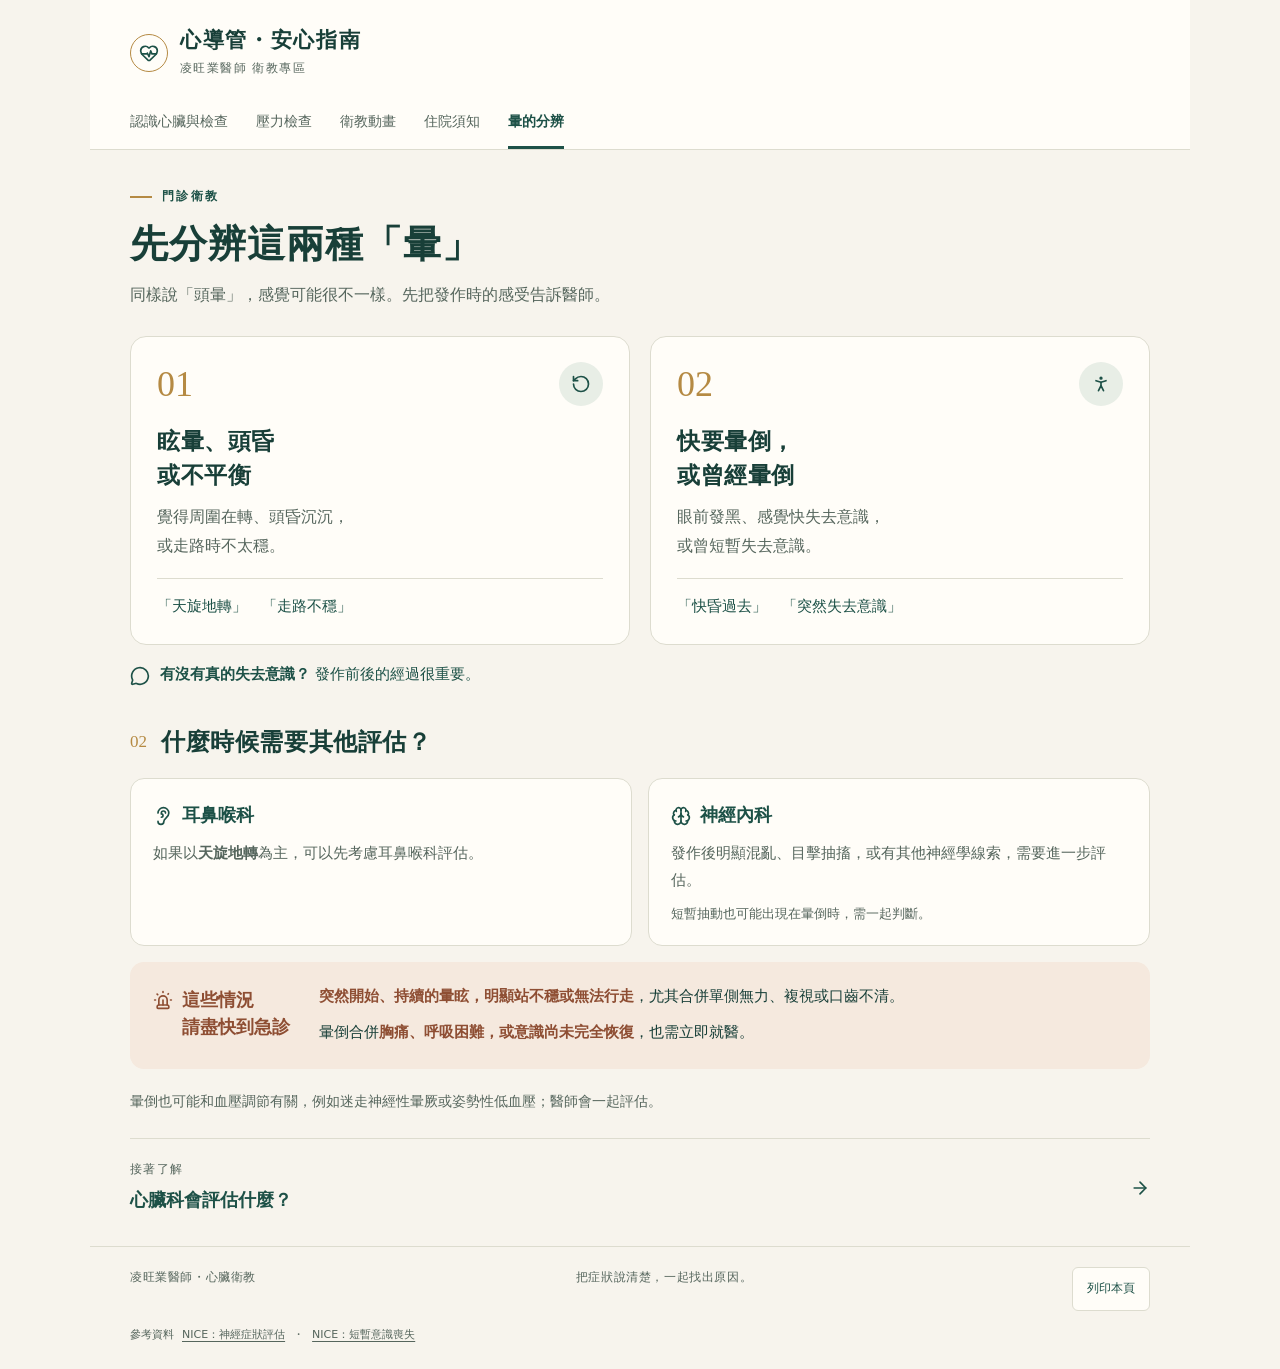
<file: dizziness.html>
<!doctype html>
<html lang="zh-Hant">
<head>
  <meta charset="utf-8">
  <meta name="viewport" content="width=device-width, initial-scale=1">
  <meta name="color-scheme" content="light">
  <meta name="theme-color" content="#f7f4ed">
  <title>先分辨這兩種「暈」｜凌旺業醫師 衛教專區</title>
  <meta name="description" content="認識眩暈、頭昏或不平衡，以及快要暈倒或曾經暈倒的不同，了解耳鼻喉科、神經內科與急診的評估時機。">
  <style>
html{color-scheme:light;background:#f7f4ed}body{margin:0;background:#f7f4ed}.skip-link{position:absolute;left:12px;top:-80px;z-index:10;padding:10px 16px;color:#183f38;background:#fffdf8}.skip-link:focus{top:10px}@page{margin:12mm}

    #dizziness-education{--dz-paper:#f7f4ed;--dz-surface:#fffdf8;--dz-ink:#183f38;--dz-muted:#56665d;--dz-line:#dddccf;--dz-teal:#1d5147;--dz-tint:#e8eee6;--dz-gold:#b58a43;--dz-gold-tint:#f1e7d0;--dz-alert:#8e4e33;--dz-alert-tint:#f5e9de;background:var(--dz-paper);color:var(--dz-ink);font-family:"Noto Sans TC","PingFang TC","Microsoft JhengHei",system-ui,sans-serif;font-size:16px;line-height:1.8;width:100%;max-width:1100px;margin:0 auto;box-sizing:border-box}
    #dizziness-education *{box-sizing:border-box}
    #dizziness-education p,#dizziness-education h1,#dizziness-education h2,#dizziness-education h3,#dizziness-education ul{margin:0}
    #dizziness-education .dz-header{padding:26px 40px 0;background:var(--dz-surface);border-bottom:1px solid var(--dz-line)}
    #dizziness-education .dz-brand{display:flex;align-items:center;gap:12px;padding-right:92px}
    #dizziness-education .dz-brand-mark{display:grid;place-items:center;width:38px;height:38px;border:1px solid var(--dz-gold);border-radius:50%;color:var(--dz-teal);flex:none}
    #dizziness-education .dz-brand-name{font-family:"Noto Serif TC","Songti TC","PMingLiU",serif;font-size:21px;font-weight:700;letter-spacing:.08em;line-height:1.4}
    #dizziness-education .dz-brand-byline{color:var(--dz-muted);font-size:12px;letter-spacing:.12em;margin-top:3px}
    #dizziness-education .dz-nav{display:flex;flex-wrap:wrap;gap:8px 28px;list-style:none;padding:20px 0 0;font-size:14px;color:var(--dz-muted)}
    #dizziness-education .dz-nav li{padding:9px 0 12px;white-space:nowrap}
    #dizziness-education .dz-nav [aria-current]{border-bottom:3px solid var(--dz-teal);color:var(--dz-teal);font-weight:700}
    #dizziness-education .dz-main{padding:36px 40px 30px}
    #dizziness-education .dz-eyebrow{color:var(--dz-teal);font-size:12px;font-weight:700;letter-spacing:.2em;display:flex;align-items:center;gap:10px;margin-bottom:10px}
    #dizziness-education .dz-eyebrow:before{content:"";width:22px;height:2px;background:var(--dz-gold)}
    #dizziness-education h1{font-family:"Noto Serif TC","Songti TC","PMingLiU",serif;font-size:38px;font-weight:700;line-height:1.4;letter-spacing:.025em;margin-bottom:10px}
    #dizziness-education .dz-lead{color:var(--dz-muted);max-width:680px}
    #dizziness-education .dz-pair{display:grid;grid-template-columns:repeat(2,minmax(0,1fr));gap:20px;margin-top:26px}
    #dizziness-education .dz-symptom{padding:25px 26px 24px;background:var(--dz-surface);border:1px solid var(--dz-line);border-radius:16px;position:relative}
    #dizziness-education .dz-symptom-head{display:flex;align-items:center;justify-content:space-between;gap:16px;margin-bottom:18px}
    #dizziness-education .dz-number{font-family:Georgia,serif;color:var(--dz-gold);font-size:36px;line-height:1}
    #dizziness-education .dz-symbol{display:grid;place-items:center;color:var(--dz-teal);background:var(--dz-tint);width:44px;height:44px;border-radius:50%}
    #dizziness-education h2{font-size:24px;font-weight:700;line-height:1.5;letter-spacing:.025em}
    #dizziness-education .dz-symptom h2{font-size:23px;margin-bottom:10px}
    #dizziness-education .dz-symptom p{color:var(--dz-muted)}
    #dizziness-education .dz-words{margin-top:18px;padding-top:14px;border-top:1px solid var(--dz-line);font-size:15px;line-height:1.8;color:var(--dz-teal)}
    #dizziness-education .dz-question{display:flex;align-items:flex-start;gap:10px;margin-top:16px;color:var(--dz-teal);font-size:15px}
    #dizziness-education .dz-question .education-icon{margin-top:5px;flex:none}
    #dizziness-education .dz-section-title{display:flex;gap:14px;align-items:center;margin:36px 0 18px}
    #dizziness-education .dz-section-title span{font-family:Georgia,serif;color:var(--dz-gold);font-size:17px}
    #dizziness-education .dz-care-grid{display:grid;grid-template-columns:1fr 1fr;gap:16px}
    #dizziness-education .dz-care{padding:20px 22px;background:var(--dz-surface);border-radius:14px;border:1px solid var(--dz-line)}
    #dizziness-education .dz-care-label{display:flex;align-items:center;gap:9px;color:var(--dz-teal);font-weight:700;font-size:18px;margin-bottom:8px}
    #dizziness-education .dz-care p{font-size:15px;color:var(--dz-muted)}
    #dizziness-education .dz-care small{display:block;color:var(--dz-muted);font-size:13px;line-height:1.7;margin-top:9px}
    #dizziness-education .dz-emergency{grid-column:1/-1;background:var(--dz-alert-tint);border-color:transparent;display:grid;grid-template-columns:150px minmax(0,1fr);gap:16px}
    #dizziness-education .dz-emergency .dz-care-label{color:var(--dz-alert);align-items:flex-start;line-height:1.5;margin-top:3px}
    #dizziness-education .dz-emergency .dz-care-label .education-icon{margin-top:4px;flex:none}
    #dizziness-education .dz-emergency p{color:var(--dz-ink)}
    #dizziness-education .dz-emergency p+p{margin-top:9px}
    #dizziness-education .dz-emergency strong{color:var(--dz-alert)}
    #dizziness-education .dz-bp{margin-top:20px;color:var(--dz-muted);font-size:14px;line-height:1.8}
    #dizziness-education .dz-next{margin-top:24px;border-top:1px solid var(--dz-line);padding-top:20px;display:flex;justify-content:space-between;align-items:center;gap:16px;color:var(--dz-teal)}
    #dizziness-education .dz-next small{font-size:12px;letter-spacing:.12em;color:var(--dz-muted);display:block;margin-bottom:3px}
    #dizziness-education .dz-next strong{font-size:18px}
    #dizziness-education .dz-footer{padding:20px 40px;border-top:1px solid var(--dz-line);font-size:12px;color:var(--dz-muted);display:flex;justify-content:space-between;gap:10px;flex-wrap:wrap;letter-spacing:.05em}
    #dizziness-education .dz-references{width:100%;font-size:11px;letter-spacing:0;display:flex;gap:8px;flex-wrap:wrap;align-items:center}
    #dizziness-education .dz-references a{color:var(--dz-muted);text-underline-offset:3px;padding:4px 0}
    @media(max-width:720px){#dizziness-education .dz-header{padding:22px 24px 0}#dizziness-education .dz-main{padding:30px 24px 26px}#dizziness-education .dz-footer{padding:18px 24px}#dizziness-education h1{font-size:32px}#dizziness-education .dz-nav{gap:3px 22px}#dizziness-education .dz-symptom{padding:22px 20px}#dizziness-education .dz-symptom h2{font-size:21px}#dizziness-education .dz-emergency{grid-template-columns:1fr;gap:4px}}
    @media(max-width:520px){#dizziness-education .dz-pair,#dizziness-education .dz-care-grid{grid-template-columns:1fr}#dizziness-education .dz-header{padding:20px 18px 0}#dizziness-education .dz-main{padding:26px 18px}#dizziness-education .dz-brand-name{font-size:18px}#dizziness-education .dz-brand{padding-right:60px;gap:9px}#dizziness-education .dz-brand-mark{width:32px;height:32px}#dizziness-education .dz-brand-byline{font-size:11px;letter-spacing:.04em}#dizziness-education h1{font-size:28px}#dizziness-education .dz-nav{font-size:13px;gap:0 18px}#dizziness-education .dz-pair{gap:14px}#dizziness-education .dz-section-title{margin-top:28px;gap:10px}#dizziness-education h2{font-size:21px}#dizziness-education .dz-footer{padding:18px}#dizziness-education .dz-next strong{font-size:17px}}
    @media print{#dizziness-education{background:#fff;color:#183f38;font-size:12pt}#dizziness-education .dz-nav{display:none}#dizziness-education .dz-header,#dizziness-education .dz-main,#dizziness-education .dz-footer{padding-left:0;padding-right:0}#dizziness-education .dz-symptom,#dizziness-education .dz-care{break-inside:avoid}#dizziness-education .dz-pair,#dizziness-education .dz-care-grid{grid-template-columns:1fr 1fr}#dizziness-education .dz-emergency{grid-column:1/-1}}

#dizziness-education .education-icon{display:inline-block;flex:none;width:20px;height:20px;vertical-align:middle}
#dizziness-education .dz-nav li{padding:0}
#dizziness-education .dz-nav a{display:block;padding:9px 0 12px;min-height:44px;border-bottom:3px solid transparent;color:inherit;text-decoration:none}
#dizziness-education .dz-nav a[aria-current]{border-bottom-color:var(--dz-teal);color:var(--dz-teal)}
#dizziness-education a:hover{text-decoration:underline;text-underline-offset:5px}
#dizziness-education a:focus-visible{outline:3px solid var(--dz-gold);outline-offset:4px}
#dizziness-education .dz-next,#dizziness-education .hh-followup{text-decoration:none}
@media print{html,body{background:#fff!important}#dizziness-education{max-width:none;color:#183f38}#dizziness-education .dz-nav,#dizziness-education .dz-next,#dizziness-education .hh-site-link{display:none}#dizziness-education h1,#dizziness-education h2,#dizziness-education h3{break-after:avoid}#dizziness-education .hh-house img{max-height:45mm;object-fit:contain}#dizziness-education .hh-house,#dizziness-education .hh-test,#dizziness-education .dz-symptom,#dizziness-education .dz-care{background:#fff;box-shadow:none}#dizziness-education .hh-test-grid{display:block}#dizziness-education .hh-test{margin-top:12px}#dizziness-education .hh-house-copy{padding:10px}#dizziness-education .hh-house h2{font-size:13pt}#dizziness-education .hh-medical{font-size:10pt}#dizziness-education .hh-literal{font-size:9pt}}

    #dizziness-education .education-print{appearance:none;border:1px solid var(--dz-line);border-radius:6px;background:var(--dz-surface);color:var(--dz-teal);font:inherit;min-height:44px;padding:8px 14px;cursor:pointer}
    @media print{#dizziness-education .education-print{display:none!important}}
  </style>
</head>
<body>
<a class="skip-link" href="#main-content">跳至主要內容</a>
<section id="dizziness-education" lang="zh-Hant" aria-label="暈的分辨與就醫時機衛教頁面">

  <header class="dz-header">
    <div class="dz-brand">
      <div class="dz-brand-mark"><svg class="education-icon" xmlns="http://www.w3.org/2000/svg" width="20" height="20" viewBox="0 0 24 24" fill="none" stroke="currentColor" stroke-width="2" stroke-linecap="round" stroke-linejoin="round" aria-hidden="true" focusable="false"><path d="M2 9.5a5.5 5.5 0 0 1 9.591-3.676.56.56 0 0 0 .818 0A5.49 5.49 0 0 1 22 9.5c0 2.29-1.5 4-3 5.5l-5.492 5.313a2 2 0 0 1-3 .019L5 15c-1.5-1.5-3-3.2-3-5.5" /><path d="M3.22 13H9.5l.5-1 2 4.5 2-7 1.5 3.5h5.27" /></svg></div>
      <div><div class="dz-brand-name">心導管・安心指南</div><div class="dz-brand-byline">凌旺業醫師 衛教專區</div></div>
    </div>
    <nav aria-label="衛教主題"><ul class="dz-nav"><li><a href="./">認識心臟與檢查</a></li><li><a href="catheter.html#stress">壓力檢查</a></li><li><a href="catheter.html#animation">衛教動畫</a></li><li><a href="catheter.html#guide">住院須知</a></li><li><a href="dizziness.html" aria-current="page">暈的分辨</a></li></ul></nav>
  </header>
  <main class="dz-main" id="main-content">
    <div class="dz-eyebrow">門診衛教</div>
    <h1>先分辨這兩種「暈」</h1>
    <p class="dz-lead">同樣說「頭暈」，感覺可能很不一樣。先把發作時的感受告訴醫師。</p>
    <div class="dz-pair">
      <article class="dz-symptom">
        <div class="dz-symptom-head"><span class="dz-number">01</span><span class="dz-symbol"><svg class="education-icon" xmlns="http://www.w3.org/2000/svg" width="20" height="20" viewBox="0 0 24 24" fill="none" stroke="currentColor" stroke-width="2" stroke-linecap="round" stroke-linejoin="round" aria-hidden="true" focusable="false"><path d="M3 12a9 9 0 1 0 9-9 9.75 9.75 0 0 0-6.74 2.74L3 8" /><path d="M3 3v5h5" /></svg></span></div>
        <h2>眩暈、頭昏<br>或不平衡</h2>
        <p>覺得周圍在轉、頭昏沉沉，<br>或走路時不太穩。</p>
        <div class="dz-words">「天旋地轉」　「走路不穩」</div>
      </article>
      <article class="dz-symptom">
        <div class="dz-symptom-head"><span class="dz-number">02</span><span class="dz-symbol"><svg class="education-icon" xmlns="http://www.w3.org/2000/svg" width="20" height="20" viewBox="0 0 24 24" fill="none" stroke="currentColor" stroke-width="2" stroke-linecap="round" stroke-linejoin="round" aria-hidden="true" focusable="false"><circle cx="12" cy="5" r="1" /><path d="m9 20 3-6 3 6" /><path d="m6 8 6 2 6-2" /><path d="M12 10v4" /></svg></span></div>
        <h2>快要暈倒，<br>或曾經暈倒</h2>
        <p>眼前發黑、感覺快失去意識，<br>或曾短暫失去意識。</p>
        <div class="dz-words">「快昏過去」　「突然失去意識」</div>
      </article>
    </div>
    <p class="dz-question"><svg class="education-icon" xmlns="http://www.w3.org/2000/svg" width="20" height="20" viewBox="0 0 24 24" fill="none" stroke="currentColor" stroke-width="2" stroke-linecap="round" stroke-linejoin="round" aria-hidden="true" focusable="false"><path d="M2.992 16.342a2 2 0 0 1 .094 1.167l-1.065 3.29a1 1 0 0 0 1.236 1.168l3.413-.998a2 2 0 0 1 1.099.092 10 10 0 1 0-4.777-4.719" /></svg><span><strong>有沒有真的失去意識？</strong> 發作前後的經過很重要。</span></p>
    <div class="dz-section-title"><span>02</span><h2>什麼時候需要其他評估？</h2></div>
    <div class="dz-care-grid">
      <article class="dz-care">
        <h3 class="dz-care-label"><svg class="education-icon" xmlns="http://www.w3.org/2000/svg" width="20" height="20" viewBox="0 0 24 24" fill="none" stroke="currentColor" stroke-width="2" stroke-linecap="round" stroke-linejoin="round" aria-hidden="true" focusable="false"><path d="M6 8.5a6.5 6.5 0 1 1 13 0c0 6-6 6-6 10a3.5 3.5 0 1 1-7 0" /><path d="M15 8.5a2.5 2.5 0 0 0-5 0v1a2 2 0 1 1 0 4" /></svg>耳鼻喉科</h3>
        <p>如果以<strong>天旋地轉</strong>為主，可以先考慮耳鼻喉科評估。</p>
      </article>
      <article class="dz-care">
        <h3 class="dz-care-label"><svg class="education-icon" xmlns="http://www.w3.org/2000/svg" width="20" height="20" viewBox="0 0 24 24" fill="none" stroke="currentColor" stroke-width="2" stroke-linecap="round" stroke-linejoin="round" aria-hidden="true" focusable="false"><path d="M12 18V5" /><path d="M15 13a4.17 4.17 0 0 1-3-4 4.17 4.17 0 0 1-3 4" /><path d="M17.598 6.5A3 3 0 1 0 12 5a3 3 0 1 0-5.598 1.5" /><path d="M17.997 5.125a4 4 0 0 1 2.526 5.77" /><path d="M18 18a4 4 0 0 0 2-7.464" /><path d="M19.967 17.483A4 4 0 1 1 12 18a4 4 0 1 1-7.967-.517" /><path d="M6 18a4 4 0 0 1-2-7.464" /><path d="M6.003 5.125a4 4 0 0 0-2.526 5.77" /></svg>神經內科</h3>
        <p>發作後明顯混亂、目擊抽搐，或有其他神經學線索，需要進一步評估。</p>
        <small>短暫抽動也可能出現在暈倒時，需一起判斷。</small>
      </article>
      <article class="dz-care dz-emergency">
        <h3 class="dz-care-label"><svg class="education-icon" xmlns="http://www.w3.org/2000/svg" width="20" height="20" viewBox="0 0 24 24" fill="none" stroke="currentColor" stroke-width="2" stroke-linecap="round" stroke-linejoin="round" aria-hidden="true" focusable="false"><path d="M7 18v-6a5 5 0 1 1 10 0v6" /><path d="M5 21a1 1 0 0 0 1 1h12a1 1 0 0 0 1-1v-1a2 2 0 0 0-2-2H7a2 2 0 0 0-2 2z" /><path d="M21 12h1" /><path d="M18.5 4.5 18 5" /><path d="M2 12h1" /><path d="M12 2v1" /><path d="m4.929 4.929.707.707" /><path d="M12 12v6" /></svg><span>這些情況<br>請盡快到急診</span></h3>
        <div>
          <p><strong>突然開始、持續的暈眩，明顯站不穩或無法行走</strong>，尤其合併單側無力、複視或口齒不清。</p>
          <p>暈倒合併<strong>胸痛、呼吸困難，或意識尚未完全恢復</strong>，也需立即就醫。</p>
        </div>
      </article>
    </div>
    <p class="dz-bp">暈倒也可能和血壓調節有關，例如迷走神經性暈厥或姿勢性低血壓；醫師會一起評估。</p>
    <a class="dz-next" href="./"><div><small>接著了解</small><strong>心臟科會評估什麼？</strong></div><svg class="education-icon" xmlns="http://www.w3.org/2000/svg" width="20" height="20" viewBox="0 0 24 24" fill="none" stroke="currentColor" stroke-width="2" stroke-linecap="round" stroke-linejoin="round" aria-hidden="true" focusable="false"><path d="M5 12h14" /><path d="m12 5 7 7-7 7" /></svg></a>
  </main>
  <footer class="dz-footer"><span>凌旺業醫師・心臟衛教</span><span>把症狀說清楚，一起找出原因。</span><button class="education-print" type="button" onclick="window.print()">列印本頁</button><div class="dz-references"><span>參考資料</span><a href="https://www.nice.org.uk/guidance/ng127/chapter/Recommendations-for-adults-aged-over-16" target="_blank" rel="noopener noreferrer">NICE：神經症狀評估</a><span>・</span><a href="https://www.nice.org.uk/guidance/cg109/chapter/Recommendations" target="_blank" rel="noopener noreferrer">NICE：短暫意識喪失</a></div></footer>
</section>

</body>
</html>
</file>
<file: portal.069bf1f507.css>
:root{font-family:"Segoe UI","Microsoft JhengHei",sans-serif;color:#233c40;background:#f8f7f3;font-synthesis:none;--ink:#173338;--muted:#687c7d;--teal:#39746d;--gold:#e3bf87;--line:#dcded6}*{box-sizing:border-box}html{scroll-behavior:smooth;scroll-padding-top:100px}body{margin:0}button,a,input,textarea,select{-webkit-tap-highlight-color:transparent}button,input,textarea,select{font:inherit}button,a{touch-action:manipulation}button{cursor:pointer}a{color:inherit;text-decoration:none}button:focus-visible,a:focus-visible{outline:3px solid #a9703c;outline-offset:5px}[hidden]{display:none!important}.wrap{width:min(1232px,calc(100% - 96px));margin-inline:auto}.skip{position:fixed;top:-80px;left:20px;z-index:100;background:var(--ink);color:white;padding:15px}.skip:focus{top:15px}.site-header{height:98px;display:flex;align-items:center;justify-content:space-between;width:min(1328px,calc(100% - 72px));margin:auto;border-bottom:1px solid var(--line)}.brand{display:flex;gap:12px;align-items:center}.brand-mark{width:40px;color:var(--teal)}.brand-mark svg{fill:none;stroke:currentColor;stroke-width:1.6}.brand-mark svg path:last-child{stroke-width:1.3}.brand b{font-size:18px;letter-spacing:1px}.brand small{display:block;font-size:10px;color:var(--muted);margin-top:5px;letter-spacing:1.4px}.site-header nav{display:flex;gap:34px;font-size:13px}.site-header nav a{padding:12px 0}.site-header nav a:hover{color:var(--teal)}.hero{display:grid;grid-template-columns:1.06fr 1fr;gap:72px;align-items:center;padding-top:66px;padding-bottom:72px}.eyebrow{font-size:11px;letter-spacing:2px;color:var(--teal);display:flex;align-items:center;gap:12px;font-weight:600;margin:0 0 24px}.hero .eyebrow>span:first-child{width:23px;height:1px;background:var(--teal)}.hero-subtitle{font-size:16px;letter-spacing:2px;margin:0 0 19px;color:#5b7375}h1{font-size:clamp(34px,3.7vw,51px);font-weight:600;line-height:1.47;letter-spacing:1px;margin:0 0 24px;white-space:pre-line;color:var(--ink)}.intro{font-size:15px;line-height:2.1;max-width:455px;color:var(--muted);margin:0}.hero-actions{display:flex;flex-wrap:wrap;gap:15px;margin-top:31px}.button{display:inline-flex;align-items:center;justify-content:center;gap:20px;min-height:51px;padding:14px 22px;font-size:13px;font-weight:600;border:1px solid transparent;border-radius:5px;transition:background .2s,transform .2s}.button:hover{transform:translateY(-2px)}.primary{background:var(--ink);color:#fff}.primary:hover{background:#31575b}.quiet{border-color:#d3d9d2;background:transparent}.play-icon{color:var(--teal);font-size:11px}.doctor-line{display:flex;align-items:center;gap:10px;font-size:11px;color:var(--muted);margin:31px 0 0}.doctor-dot{display:inline-grid;place-items:center;border:1px solid #cdd8d1;width:25px;height:25px;border-radius:50%;color:var(--teal)}.hero-visual{position:relative;isolation:isolate;border-radius:45% 45% 8px 8px;background:#14252c;height:486px;overflow:hidden;box-shadow:0 18px 40px #1733380d}.hero-visual img{position:absolute;width:100%;height:100%;object-fit:cover;inset:0}.visual-top{position:absolute;z-index:1;left:38px;right:38px;top:41px;display:flex;align-items:center;justify-content:space-between;color:#9fb1af;font-size:8px;letter-spacing:2px}.live-dot{width:5px;height:5px;border-radius:50%;background:#c8c0a1;box-shadow:0 0 0 6px #c8c0a112}.visual-bottom{position:absolute;left:30px;right:30px;bottom:25px;display:flex;justify-content:space-between;align-items:center;color:#e6dfcc;font-size:12px;z-index:1}.small-caps{font-family:Georgia,serif;letter-spacing:3px;font-size:12px}.visual-bottom .small-caps{border:1px solid #879c9866;padding:7px 9px;font-size:11px}.guide-section{padding:64px 0 62px;background:#eef1eb;border-top:1px solid #e1e6dd;border-bottom:1px solid #e1e6dd}.section-heading{display:flex;justify-content:space-between;align-items:flex-end;margin-bottom:32px;gap:24px}.section-heading .eyebrow{margin-bottom:15px}.section-heading h2{font-size:28px;line-height:1.5;font-weight:600;letter-spacing:1px;margin:0 0 10px}.section-heading p:not(.eyebrow){font-size:13px;color:var(--muted);line-height:1.8;margin:0}.reading-position{display:flex;align-items:baseline;gap:10px;font-family:Georgia,serif;color:#80938c}.reading-position strong{font-size:43px;color:#466d63;font-weight:400}.reading-position span{font-size:18px}.guide-layout{display:grid;grid-template-columns:260px minmax(0,1fr);gap:42px}.topic-nav{display:flex;flex-direction:column;gap:4px;padding-top:3px}.topic-nav button{display:flex;align-items:center;gap:17px;text-align:left;color:#637875;background:none;border:0;border-radius:5px;padding:16px 17px;font-size:13px}.topic-nav button b{font:17px Georgia,serif;color:#8ba094;font-weight:400}.topic-nav button[aria-current=true]{background:#dce5da;color:#183f3a}.topic-nav button[aria-current=true] b{color:#39746d}.topic-nav button:hover{background:#e2e9df}.education-card{background:#fffefa;border:1px solid #e0e3da;border-radius:9px;min-height:460px;padding:34px 40px;box-shadow:0 8px 20px #30403003;position:relative;touch-action:pan-y}.card-number{font:13px Georgia,serif;letter-spacing:2px;color:#929c88}.education-card h3{font-size:25px;line-height:1.5;font-weight:600;margin:11px 0 9px;color:var(--ink)}.card-summary{color:#71817c;font-size:14px;line-height:1.9;margin:0 0 24px}.content-block{margin-top:24px;padding-top:20px;border-top:1px solid #e8ebe2}.content-block h4{font-size:15px;margin:0 0 9px;font-weight:600;color:#31594f}.content-block p,.content-block li{font-size:15px;line-height:1.95;white-space:pre-line;margin:0}.content-block ul{padding-left:1.2em;margin:0}.content-block li+li{margin-top:6px}.content-block.highlight{background:#f7eee0;border:0;border-left:3px solid #c79c63;padding:17px 20px;border-radius:0 4px 4px 0}.content-block.highlight h4{color:#805a31}.inline-animation{border:1px solid #c9d5cb;background:#f2f6ee;color:#376657;padding:10px 16px;border-radius:4px;display:inline-flex;gap:12px;font-size:12px;margin-top:23px;align-items:center}.card-controls{display:flex;justify-content:space-between;align-items:center;margin-top:18px}.card-controls>div:last-child{display:flex;gap:8px}.arrow-button{border:1px solid #cdd8cd;background:transparent;color:#366354;font-size:18px;width:42px;height:38px;border-radius:4px}.arrow-button:hover:not(:disabled){background:#d9e4d7}.arrow-button:disabled{opacity:.35;cursor:default}.card-dots{display:flex;align-items:center;gap:9px}.card-dots button{padding:0;width:6px;height:6px;background:#b6c6b7;border:none;border-radius:8px}.card-dots button[aria-current=true]{width:25px;background:#527964}.animation-section{padding-top:69px;padding-bottom:60px}.duration{white-space:nowrap;border:1px solid #d5dbd0;border-radius:20px;color:#728276;padding:8px 13px;font-size:11px;margin-bottom:5px}.animation-poster{height:360px;position:relative;border-radius:9px;overflow:hidden;background:#13232b}.animation-poster>img{width:100%;height:100%;object-fit:cover;opacity:.85}.poster-shade{position:absolute;inset:0;background:linear-gradient(90deg,#11242cf2 0,#14272dc7 30%,#14272d00 70%)}.poster-copy{position:absolute;left:45px;top:50%;transform:translateY(-50%);color:#f1e8d6;max-width:320px}.poster-copy .small-caps{color:#b9b6a3;font-size:10px}.poster-copy p{font-size:23px;line-height:1.7;margin:18px 0 24px;max-width:300px}.gold{background:var(--gold);color:#243a3a;font-size:12px;padding:12px 18px;min-height:46px}.animation-topics{display:grid;grid-template-columns:repeat(4,1fr);gap:15px;margin-top:17px}.animation-topics button{padding:15px 17px;border:1px solid #dbe0d6;border-radius:5px;background:transparent;text-align:left;display:grid;grid-template-columns:26px 1fr;gap:3px 10px;color:var(--ink)}.animation-topics button:hover{background:#e9eee5}.animation-topics b{grid-row:span 2;font:21px Georgia,serif;color:#8b9d85}.animation-topics span{font-size:12px}.animation-topics small{font-size:10px;color:#8a978b}#animationMount{border:1px solid #334348;border-radius:9px;overflow:hidden;background:#10171e}.animation-toolbar{display:flex;align-items:center;justify-content:space-between;padding:10px 18px;color:#a8b8b5;font-size:11px;background:#142129}.animation-toolbar button{background:transparent;border:1px solid #46615f;border-radius:4px;color:#d8dcd3;padding:7px 12px;font-size:11px}#animationFrame{border:0;width:100%;display:block;height:950px;background:#101318}.closing{padding:35px 0;border-top:1px solid var(--line);border-bottom:1px solid var(--line);display:flex;gap:22px;align-items:center}.closing-mark{color:#638676;border:1px solid #cbd8ca;border-radius:50%;width:47px;height:47px;display:grid;place-items:center;font-size:23px;flex:none}.closing p{font-size:14px;margin:0 0 8px}.closing span{font-size:11px;color:var(--muted);line-height:1.8}.text-button{border:0;border-bottom:1px solid #a9bbad;background:none;padding:6px 0;color:#537464;font-size:11px;margin-left:auto;white-space:nowrap}.site-footer{display:flex;align-items:center;justify-content:space-between;gap:20px;font-size:10px;color:#839085;padding-block:28px}.site-footer>div{display:flex;gap:22px;align-items:center}.site-footer a:hover{color:#356451}.content-notice{font-size:10px;color:#78837b;text-align:center;padding:0 20px 15px;margin:0}.print-content{display:none}#previewBanner{background:#b67e3c;color:white;text-align:center;padding:9px;font-size:12px;position:sticky;top:0;z-index:20}
@media(max-width:1000px){.wrap{width:calc(100% - 48px)}.site-header{width:calc(100% - 48px)}.hero{gap:34px;padding-top:45px}.hero-visual{height:430px}.hero h1{font-size:36px}.guide-layout{grid-template-columns:210px minmax(0,1fr);gap:23px}.education-card{padding:27px}.topic-nav button{font-size:12px;padding:15px 10px}.hero-actions{gap:10px}.button{padding:13px 16px}.poster-copy{left:30px}}
@media(max-width:700px){html{scroll-padding-top:20px}.wrap{width:calc(100% - 36px)}.site-header{height:81px;width:calc(100% - 36px)}.brand b{font-size:15px}.brand small{font-size:8px;letter-spacing:.7px}.brand-mark{width:30px}.brand{gap:8px}.site-header nav{gap:17px;font-size:11px}.site-header nav a:last-child{display:none}.hero{grid-template-columns:1fr;padding-top:34px;padding-bottom:35px;gap:31px}.eyebrow{font-size:9px;letter-spacing:1.4px;margin-bottom:20px}.hero-subtitle{font-size:13px;margin-bottom:12px}.hero h1{font-size:34px;line-height:1.5;margin-bottom:17px}.intro{font-size:13px;line-height:1.95}.hero-actions{margin-top:23px}.button{font-size:12px;min-height:46px}.doctor-line{margin-top:22px;font-size:10px}.hero-visual{height:325px;border-radius:42% 42% 7px 7px;width:min(100%,420px);justify-self:center}.hero-visual img{object-position:50% 48%}.visual-top{top:28px;left:33px;right:33px;font-size:7px}.visual-bottom{font-size:11px;left:22px;right:22px;bottom:18px}.guide-section{padding-top:35px;padding-bottom:35px}.section-heading{gap:12px;margin-bottom:22px}.section-heading h2{font-size:23px}.section-heading p:not(.eyebrow){font-size:12px}.reading-position strong{font-size:31px}.reading-position span{font-size:14px}.guide-layout{display:block}.topic-nav{flex-direction:row;overflow:auto;gap:5px;margin:0 -18px 18px;padding:0 18px 6px;scrollbar-width:thin}.topic-nav button{flex:none;white-space:nowrap;border:1px solid #d5dfd0;padding:10px 12px;gap:8px}.topic-nav button b{font-size:13px}.education-card{padding:25px 23px;min-height:470px}.education-card h3{font-size:24px;margin-top:10px}.card-summary{font-size:13px}.content-block p,.content-block li{font-size:14px}.content-block h4{font-size:14px}.content-block{margin-top:21px;padding-top:17px}.animation-section{padding-top:37px;padding-bottom:35px}.animation-section .section-heading{display:block}.duration{display:inline-block;margin-top:14px}.animation-poster{height:320px}.animation-poster>img{object-position:63% 50%}.poster-shade{background:linear-gradient(0deg,#11242cf2,#14272d44 85%)}.poster-copy{top:auto;bottom:25px;left:25px;transform:none}.poster-copy p{font-size:21px;max-width:245px;margin:12px 0 18px}.animation-topics{grid-template-columns:repeat(2,1fr);gap:9px}.animation-topics button{padding:13px}.animation-topics b{font-size:19px}.closing{gap:12px;padding:24px 0;flex-wrap:wrap}.closing-mark{width:36px;height:36px}.closing>div:nth-child(2){flex:1}.closing p{font-size:12px;line-height:1.7}.closing span{font-size:10px}.text-button{margin:5px 0 0 48px}.site-footer{align-items:flex-start;flex-direction:column;gap:13px;padding-block:23px}.site-footer>div{flex-wrap:wrap;gap:15px}#animationFrame{height:1370px}.animation-toolbar{padding:9px 11px;font-size:10px}}
@media(prefers-reduced-motion:reduce){html{scroll-behavior:auto}*{transition:none!important}}
@media print{.site-header nav,.hero,.guide-section,.animation-section,.closing,.site-footer,#previewBanner{display:none!important}.site-header{height:70px;border:0}.print-content{display:block;padding:20px}.print-content article{break-inside:avoid;margin-bottom:28px}.print-content h2{font-size:20px}.print-content h3{font-size:16px}.print-content p,.print-content li{font-size:12px;line-height:1.7}body{background:white;color:black}}
.visual-top{top:22px;left:0;right:0;justify-content:center;gap:10px;color:#d7e3de}.visual-top span:first-child{background:#14252ccc;padding:6px 9px;border-radius:3px}.visual-top .live-dot{display:none}

/* Patient take-home homepage QR */
.take-home{display:grid;grid-template-columns:minmax(0,1fr) 250px;align-items:center;gap:48px;margin-top:36px;margin-bottom:8px;padding:36px 48px;background:#edf2ed;border:1px solid #d8e3da;border-radius:12px;break-inside:avoid}
.take-home-eyebrow{margin:0 0 12px;color:#39746d;font-size:12px;font-weight:700;letter-spacing:.16em}
.take-home h2{margin:0 0 18px;font-size:30px;line-height:1.45;font-weight:600;letter-spacing:.025em}
.take-home-description{margin:0;color:#536e6c;font-size:15px;line-height:1.9}
.take-home-url{display:inline-flex;align-items:center;gap:20px;margin-top:22px;min-height:30px;color:#28645e;font-size:14px;font-weight:600;text-underline-offset:5px}
.take-home-url:hover{text-decoration:underline}
.take-home-code{width:250px;margin:0;padding:14px;background:#fff;border:1px solid #dce5de;border-radius:10px;text-align:center}
.take-home-code a{display:block;line-height:0}
.take-home-code img{display:block;width:222px;height:222px;max-width:100%;object-fit:contain;image-rendering:pixelated}
.take-home-code figcaption{margin-top:6px;color:#526661;font-size:11px;line-height:1.7;letter-spacing:.025em}
@media(max-width:700px){.take-home{grid-template-columns:1fr;gap:25px;padding:30px 20px;text-align:center;margin-top:28px}.take-home h2{font-size:25px}.take-home-description{font-size:14px}.take-home-code{justify-self:center}.take-home-url{margin-top:16px;gap:14px}}
@media print{.take-home{margin-top:24px;padding:20px;background:white;grid-template-columns:1fr 180px;gap:24px;border-color:#bfcac3}.take-home-code{width:180px;padding:8px}.take-home-code img{width:162px;height:162px}.take-home h2{font-size:22px}.take-home-eyebrow{margin-bottom:6px}.take-home-description{font-size:12px}.take-home-url{margin-top:8px}}
</file>
<file: tabs.8eae3b3e3f.css>
/* Three patient education sections share one site, one content revision. */
html{scroll-padding-top:82px}
.wrap{width:min(1060px,calc(100% - 64px))}
.site-header{width:min(1124px,calc(100% - 64px));height:84px}
.header-aside{display:flex;align-items:center;gap:22px}
.doctor-link{font-size:12px;color:#5b7a70;padding:10px 0}
.doctor-link:hover{color:#173338}
.tabs-bar{position:sticky;top:0;z-index:15;background:#f8f7f3f5;border-bottom:1px solid #dce2d8;backdrop-filter:blur(12px)}
.main-tabs{display:grid;grid-template-columns:repeat(3,minmax(0,1fr));gap:8px;scroll-margin-top:0}
.main-tabs button{position:relative;display:flex;align-items:center;justify-content:center;gap:10px;min-height:63px;padding:12px 8px;border:0;background:transparent;color:#73847c;font-size:14px;font-weight:500;line-height:1.5;overflow-wrap:anywhere}
.main-tabs button:after{content:"";position:absolute;left:14%;right:14%;bottom:-1px;height:3px;border-radius:3px 3px 0 0;background:transparent}
.main-tabs button[aria-selected=true]{color:#224f46;font-weight:600}
.main-tabs button[aria-selected=true]:after{background:#39746d}
.main-tabs button:hover{background:#edf1e8}
.tab-index{font:15px/1 Georgia,serif;color:#a0ad9d}
.main-tabs button[aria-selected=true] .tab-index{color:#77977e}
.tab-panel:focus-visible{outline:2px solid #97ae9b;outline-offset:-2px}
.guide-section{padding-top:33px;padding-bottom:40px;border-top:0}
.animation-section{padding-top:33px;padding-bottom:40px}
.section-heading{margin-bottom:26px}
.section-heading h2{font-size:29px}
.section-heading .eyebrow{margin-bottom:10px}
.guide-layout{grid-template-columns:235px minmax(0,1fr);gap:28px}
.education-card{padding:30px 34px}
.closing{margin-top:8px;padding-block:28px}
.take-home{margin-top:28px;padding:30px 40px;grid-template-columns:minmax(0,1fr) 200px}
.take-home-code{width:200px}
.take-home-code img{width:172px;height:172px}
@media(max-width:700px){
  html{scroll-padding-top:66px}
  .wrap{width:calc(100% - 36px)}
  .site-header{height:75px;width:calc(100% - 36px)}
  .header-aside{gap:0}
  .doctor-link{display:none}
  .main-tabs{gap:0}
  .main-tabs button{font-size:13px;min-height:55px;padding:12px 5px;gap:6px}
  .tab-index{font-size:12px}
  .main-tabs button:after{left:9%;right:9%}
  .guide-section,.animation-section{padding-top:26px;padding-bottom:30px}
  .guide-layout{display:block}
  .section-heading h2{font-size:25px}
  .education-card{padding:25px 23px}
  .closing{padding-block:24px}
  .take-home{grid-template-columns:1fr;gap:23px;padding:27px 20px}
}
@media(max-width:380px){
  .wrap,.site-header{width:calc(100% - 28px)}
  .brand b{font-size:14px;letter-spacing:.5px}
  .brand small{letter-spacing:.3px}
  .brand-mark{width:27px}
  .brand{gap:7px}
  .main-tabs button{font-size:13px;gap:5px}
  .tab-index{display:none}
  .section-heading h2{font-size:23px}
  .education-card{padding:23px 19px}
  .topic-nav{margin-inline:-14px;padding-inline:14px}
}
@media print{.tabs-bar,.stress-section,.header-aside{display:none!important}.take-home{grid-template-columns:minmax(0,1fr) 180px;padding:20px}.take-home-code{width:180px}.take-home-code img{width:162px;height:162px}}
</file>
<file: education-navigation.z11.css>
/* z11: house first, existing three portal panels, dizziness last. */
.site-topic-navigation{display:grid;grid-template-columns:minmax(116px,1.4fr) minmax(0,3fr) minmax(84px,1fr);gap:8px;align-items:stretch}
.clinic-topic-links{display:flex;min-width:0;align-items:stretch}
.clinic-topic-links a{display:flex;flex:1;align-items:center;justify-content:center;min-height:63px;padding:12px 8px;color:#536f65;font-size:14px;font-weight:500;line-height:1.5;text-align:center;text-decoration:none}
.clinic-topic-label{word-break:keep-all}
.clinic-topic-links a:hover{background:#edf1e8;color:#224f46}
.clinic-topic-links a:focus-visible{outline:3px solid #b58a43;outline-offset:-3px}
.site-topic-navigation .main-tabs{width:auto;margin:0;min-width:0}
@media(max-width:900px){.site-topic-navigation .tab-index{display:none}}
@media(max-width:700px){
  html{scroll-padding-top:72px}
  .site-topic-navigation{grid-template-columns:minmax(84px,1.4fr) minmax(0,3fr) minmax(58px,1fr);gap:0}
  .clinic-topic-links a{min-height:63px;padding:10px 4px;font-size:13px}
  .site-topic-navigation .main-tabs{gap:0}
  .site-topic-navigation .main-tabs button{min-height:63px;padding:10px 3px;font-size:13px;line-height:1.5}
}
@media(max-width:360px){
  .site-topic-navigation{grid-template-columns:minmax(76px,1.4fr) minmax(0,3fr) minmax(52px,1fr)}
  .clinic-topic-links a,.site-topic-navigation .main-tabs button{font-size:12px;padding-inline:2px}
}
@media print{.site-topic-navigation{display:none!important}}
</file>
<file: stress-component.8acd77c41a.css>
#stress-education-dashboard{--se-bg:#f8f7f3;--se-ink:#173338;--se-muted:#687c7d;--se-teal:#39746d;--se-gold:#e3bf87;--se-line:#dcded6;--se-sage:#eef1eb;--se-paper:#fffefa;--se-red:#b75c5e;--se-gold-ink:#865e31;box-sizing:border-box;width:100%;background:var(--se-bg);color:var(--se-ink);font-family:"Segoe UI","Microsoft JhengHei",sans-serif;font-size:14px;line-height:1.65;color-scheme:light;overflow:hidden}
    #stress-education-dashboard *,#stress-education-dashboard *:before,#stress-education-dashboard *:after{box-sizing:border-box}
    #stress-education-dashboard button{font:inherit;color:inherit;touch-action:manipulation;-webkit-tap-highlight-color:transparent}
    #stress-education-dashboard [hidden]{display:none!important}
    #stress-education-dashboard .se-wrap{max-width:1060px;margin:auto;padding:22px 32px 19px}
    #stress-education-dashboard .se-brandbar{display:flex;align-items:center;gap:10px;padding-bottom:16px;border-bottom:1px solid var(--se-line)}
    #stress-education-dashboard .se-brand-mark{display:inline-grid;place-items:center;width:28px;height:28px;border:1px solid #cbd8ce;border-radius:50%;color:var(--se-teal);font-size:23px;font-weight:400;line-height:1}
    #stress-education-dashboard .se-brand{font-size:14px;font-weight:600;letter-spacing:.055em}
    #stress-education-dashboard .se-brand-note{font-size:11px;color:var(--se-muted);margin-left:auto;letter-spacing:.08em;padding-right:72px}
    #stress-education-dashboard .se-heading{padding:22px 0 18px}
    #stress-education-dashboard .se-eyebrow{display:flex;align-items:center;gap:10px;color:var(--se-teal);font-size:11px;font-weight:600;letter-spacing:.18em;margin:0 0 8px}
    #stress-education-dashboard .se-eyebrow:before{content:"";width:22px;height:1px;background:var(--se-teal)}
    #stress-education-dashboard h1{font-size:clamp(24px,3.2vw,32px);line-height:1.45;font-weight:600;letter-spacing:.035em;margin:0 0 6px;color:var(--se-ink)}
    #stress-education-dashboard .se-intro{margin:0;color:var(--se-muted);font-size:14px}
    #stress-education-dashboard .se-exams{display:grid;grid-template-columns:minmax(0,1fr) minmax(0,1fr);gap:12px;margin-bottom:10px}
    #stress-education-dashboard .se-exam{display:block;position:relative;width:100%;text-align:left;background:transparent;border:1px solid var(--se-line);border-radius:7px;padding:12px 17px;transition:background .2s,border-color .2s;min-width:0;min-height:53px}
    #stress-education-dashboard .se-exam[aria-pressed="true"]{background:#e8eee5;border-color:#b7cabd}
    #stress-education-dashboard .se-exam:hover{background:#eef1e9}
    #stress-education-dashboard .se-exam-top{display:flex;align-items:center;gap:11px}
    #stress-education-dashboard .se-exam-number{font:20px/1 Georgia,serif;color:#8b9e8c;font-weight:400}
    #stress-education-dashboard .se-exam[aria-pressed="true"] .se-exam-number{color:var(--se-teal)}
    #stress-education-dashboard .se-exam-name{font-size:16px;font-weight:600;line-height:1.5;min-width:0}
    #stress-education-dashboard .se-exam-name span{display:inline-block}
    #stress-education-dashboard .se-selection{display:inline-grid;place-items:center;margin-left:auto;width:17px;height:17px;border:1px solid #c4cfc4;border-radius:50%;flex:none;color:var(--se-teal);font-size:11px;line-height:1}
    #stress-education-dashboard .se-exam[aria-pressed="true"] .se-selection:after{content:"";width:7px;height:7px;border-radius:50%;background:var(--se-teal)}
    #stress-education-dashboard .se-exam-details{padding:15px 17px 12px;margin-bottom:19px;background:var(--se-paper);border:1px solid var(--se-line);border-radius:7px}
    #stress-education-dashboard .se-details-main{display:grid;grid-template-columns:126px minmax(0,1fr);align-items:start;gap:20px}
    #stress-education-dashboard .se-detection{padding:2px 0 0;min-width:0}
    #stress-education-dashboard .se-detection-label{display:block;font-size:11px;color:var(--se-muted);line-height:1.8}
    #stress-education-dashboard .se-detection-value{display:flex;align-items:baseline;gap:5px;color:var(--se-teal);font-size:12px;line-height:1.35;margin-top:6px;white-space:nowrap}
    #stress-education-dashboard .se-detection-value strong{font:32px/1.15 Georgia,serif;font-weight:400;letter-spacing:.01em}
    #stress-education-dashboard .se-facts{margin:0;display:grid;gap:7px;min-width:0}
    #stress-education-dashboard .se-fact{display:grid;grid-template-columns:3.3em minmax(0,1fr);gap:8px;font-size:12px;line-height:1.75;min-width:0}
    #stress-education-dashboard .se-fact dt{font-weight:600;color:var(--se-teal);margin:0}
    #stress-education-dashboard .se-fact dd{margin:0;color:#526d68;overflow-wrap:anywhere}
    #stress-education-dashboard .se-research-note{margin:11px 0 0;padding-top:9px;border-top:1px solid #e7e9e1;color:var(--se-muted);font-size:11px;line-height:1.75}
    #stress-education-dashboard .se-panel{background:var(--se-paper);border:1px solid #dde2d8;border-radius:9px;box-shadow:0 6px 22px #17333803}
    #stress-education-dashboard .se-controls{display:flex;align-items:center;justify-content:space-between;gap:12px;flex-wrap:wrap;padding:17px 22px 10px}
    #stress-education-dashboard .se-diagram-heading{margin:0;font-size:16px;font-weight:600;letter-spacing:.04em}
    #stress-education-dashboard .se-diagram-sub{font-size:11px;color:var(--se-muted);margin:1px 0 0}
    #stress-education-dashboard .se-control-actions{display:flex;align-items:center;gap:10px}
    #stress-education-dashboard .se-state-switch{display:flex;align-items:center;padding:3px;border:1px solid #d8dfd4;border-radius:6px;background:#f5f6f0}
    #stress-education-dashboard .se-state-switch button{border:0;border-radius:4px;background:transparent;padding:7px 14px;font-size:12px;min-height:35px;white-space:nowrap}
    #stress-education-dashboard .se-state-switch button[aria-pressed="true"]{background:var(--se-ink);color:#fffefa}
    #stress-education-dashboard .se-motion{display:inline-flex;align-items:center;justify-content:center;gap:6px;min-height:42px;border:0;background:transparent;font-size:12px;color:#617a72;padding:8px 4px;white-space:nowrap}
    #stress-education-dashboard .se-motion-symbol{font-size:12px;width:14px;text-align:center}
    #stress-education-dashboard .se-diagram-area{position:relative;margin:0 18px}
    #stress-education-dashboard .se-diagram{display:block;width:100%;height:282px;overflow:visible}
    #stress-education-dashboard .se-diagram text{font-family:"Segoe UI","Microsoft JhengHei",sans-serif}
    #stress-education-dashboard .se-legends{display:flex;align-items:center;gap:18px;flex-wrap:wrap;padding:0 22px 14px;color:var(--se-muted);font-size:11px}
    #stress-education-dashboard .se-legend{display:inline-flex;align-items:center;gap:6px}
    #stress-education-dashboard .se-rbc-key{display:inline-block;width:12px;height:7px;border-radius:50%;background:var(--se-red);box-shadow:inset 0 0 0 2px #ce8b82}
    #stress-education-dashboard .se-plaque-key{display:inline-block;width:11px;height:8px;background:var(--se-gold);border-radius:4px}
    #stress-education-dashboard .se-dilation-key{display:inline-block;width:13px;height:8px;border-top:2px solid #88a99b;border-bottom:2px solid #88a99b}
    #stress-education-dashboard .se-result{display:grid;grid-template-columns:auto minmax(0,1fr);align-items:start;gap:12px;padding:15px 22px 17px;border-top:1px solid #e3e7dd;background:#f0f3ec;border-radius:0 0 9px 9px}
    #stress-education-dashboard .se-state-label{font-size:11px;color:#587665;border:1px solid #cfdbcb;border-radius:4px;line-height:1.4;padding:5px 8px;white-space:nowrap;margin-top:1px}
    #stress-education-dashboard .se-result[data-state="stress"] .se-state-label{background:#eee0c8;border-color:#ddc8a7;color:#765431}
    #stress-education-dashboard .se-result h2{font-size:16px;line-height:1.6;font-weight:600;margin:0 0 2px;color:var(--se-ink)}
    #stress-education-dashboard .se-result p{font-size:12px;color:#5e7770;line-height:1.85;margin:0}
    #stress-education-dashboard .se-foot{display:flex;align-items:baseline;justify-content:space-between;gap:12px;flex-wrap:wrap;padding-top:14px;font-size:11px;line-height:1.8;color:#7a8a81}
    #stress-education-dashboard .se-foot p{margin:0}
    #stress-education-dashboard .se-doctor{white-space:nowrap;letter-spacing:.025em}
    #stress-education-dashboard .se-sr{position:absolute;width:1px;height:1px;padding:0;margin:-1px;overflow:hidden;clip:rect(0,0,0,0);white-space:nowrap;border:0}
    @media(max-width:660px){#stress-education-dashboard .se-wrap{padding:18px 20px}#stress-education-dashboard .se-brand-note{padding-right:58px}#stress-education-dashboard .se-exam{padding:12px 13px}#stress-education-dashboard .se-exam-name{font-size:14px}#stress-education-dashboard .se-details-main{grid-template-columns:1fr;gap:10px}#stress-education-dashboard .se-detection{display:flex;align-items:baseline;justify-content:space-between;gap:10px;padding:0 0 10px;border-bottom:1px solid #e7e9e1}#stress-education-dashboard .se-detection-value{margin:0}#stress-education-dashboard .se-detection-value strong{font-size:27px}#stress-education-dashboard .se-controls{padding:15px 16px 8px}#stress-education-dashboard .se-control-actions{gap:7px}#stress-education-dashboard .se-state-switch button{padding:7px 11px}#stress-education-dashboard .se-result{padding:14px 16px}#stress-education-dashboard .se-result h2{font-size:15px}#stress-education-dashboard .se-legends{padding:0 16px 14px;gap:11px}#stress-education-dashboard .se-diagram-area{margin:0 12px}}
    @media(max-width:480px){#stress-education-dashboard .se-wrap{padding:16px 14px}#stress-education-dashboard .se-brandbar{padding-bottom:13px}#stress-education-dashboard .se-brand{font-size:13px}#stress-education-dashboard .se-brand-note{padding-right:0}#stress-education-dashboard .se-heading{padding:19px 0 17px}#stress-education-dashboard .se-intro{font-size:12px;line-height:1.9}#stress-education-dashboard .se-exams{gap:8px;margin-bottom:8px}#stress-education-dashboard .se-exam{padding:10px;min-height:63px}#stress-education-dashboard .se-exam-top{gap:6px}#stress-education-dashboard .se-exam-number{display:none}#stress-education-dashboard .se-exam-name{font-size:14px}#stress-education-dashboard .se-selection{width:15px;height:15px}#stress-education-dashboard .se-exam-details{padding:12px 13px;margin-bottom:15px}#stress-education-dashboard .se-facts{gap:8px}#stress-education-dashboard .se-fact{grid-template-columns:3.3em minmax(0,1fr);gap:7px;font-size:12px;line-height:1.8}#stress-education-dashboard .se-research-note{font-size:11px;margin-top:10px}#stress-education-dashboard .se-controls{align-items:flex-start;padding:14px 13px 3px;gap:7px}#stress-education-dashboard .se-control-actions{width:100%;justify-content:space-between}#stress-education-dashboard .se-state-switch button{min-height:38px;padding:7px 13px}#stress-education-dashboard .se-motion{min-height:44px}#stress-education-dashboard .se-diagram{height:340px}#stress-education-dashboard .se-legends{padding:0 13px 12px;gap:9px}#stress-education-dashboard .se-result{gap:8px;padding:13px}#stress-education-dashboard .se-state-label{padding:5px 6px}#stress-education-dashboard .se-result h2{font-size:14px}#stress-education-dashboard .se-result p{font-size:11px}#stress-education-dashboard .se-foot{gap:4px}}
    @media(pointer:coarse){#stress-education-dashboard .se-state-switch button{min-height:44px}#stress-education-dashboard .se-motion{min-height:44px}}
    @media(prefers-reduced-motion:reduce){#stress-education-dashboard .se-exam{transition:none}}
  
/* Shared site header replaces the prototype brandbar. */
#stress-education-dashboard .se-wrap{max-width:1060px;width:calc(100% - 64px);padding:26px 0 28px}
#stress-education-dashboard .se-heading{padding-top:5px}
#stress-education-dashboard .se-foot{padding-top:12px}
#stress-education-dashboard h1{white-space:normal}
#stress-education-dashboard .se-exam-name{overflow-wrap:anywhere}
@media(max-width:700px){#stress-education-dashboard .se-wrap{width:calc(100% - 36px);padding:23px 0 25px}}
@media(max-width:380px){#stress-education-dashboard .se-wrap{width:calc(100% - 28px)}}
</file>
